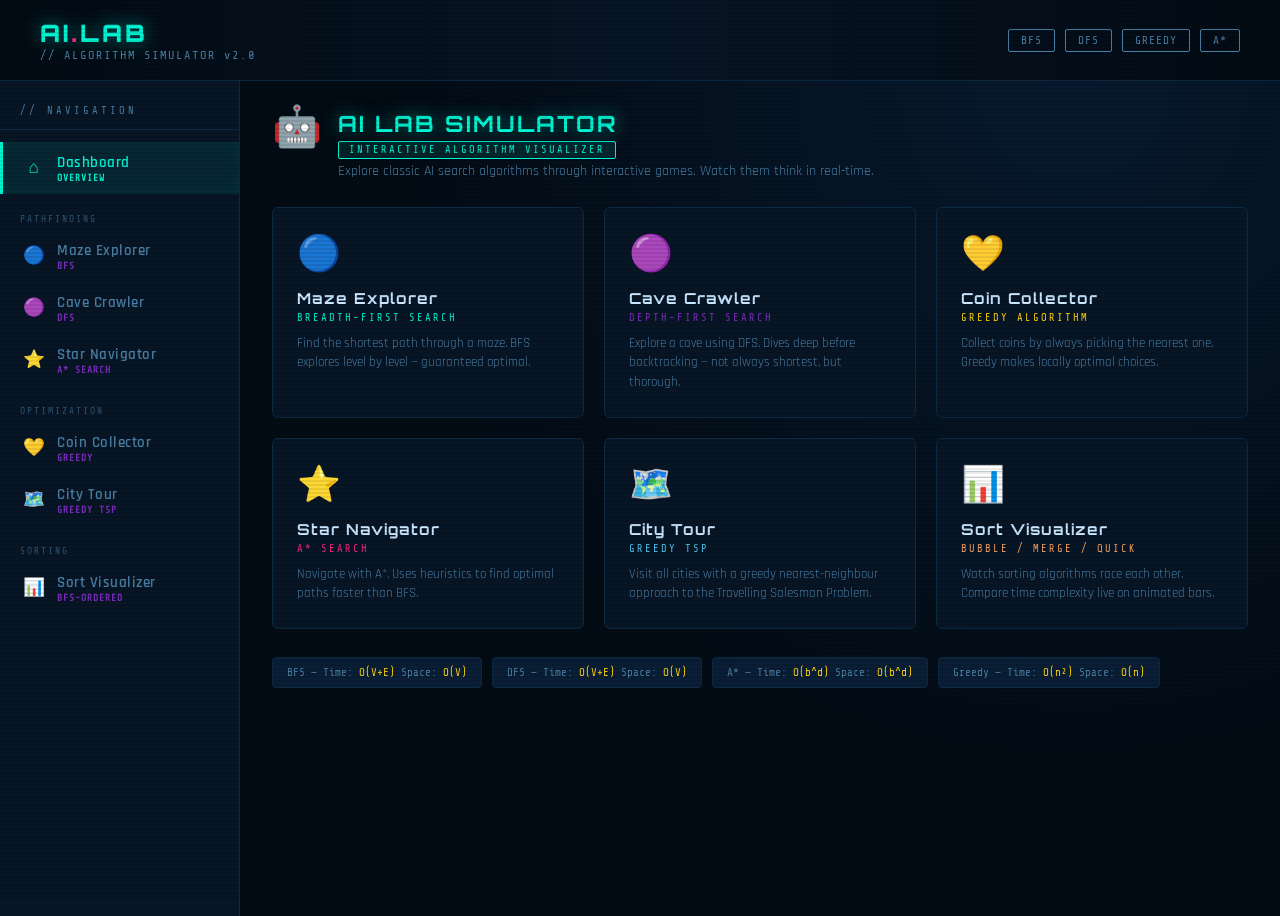
<file: aigame.html>
<!DOCTYPE html>
<html lang="en">
<head>
<meta charset="UTF-8">
<meta name="viewport" content="width=device-width, initial-scale=1.0">
<title>AI Lab Simulator</title>
<link href="https://fonts.googleapis.com/css2?family=Share+Tech+Mono&family=Orbitron:wght@400;700;900&family=Rajdhani:wght@300;400;600;700&display=swap" rel="stylesheet">
<style>
  :root {
    --bg: #030B14;
    --panel: #071525;
    --panel2: #0a1e35;
    --accent: #00F5D4;
    --accent2: #F72585;
    --accent3: #FFD60A;
    --accent4: #7B2FBE;
    --text: #C8E6FF;
    --dim: #4a7fa5;
    --grid: #0d2236;
    --glow: 0 0 18px rgba(0,245,212,0.5);
    --glow2: 0 0 18px rgba(247,37,133,0.5);
  }
  *, *::before, *::after { box-sizing: border-box; margin: 0; padding: 0; }
  body {
    background: var(--bg);
    color: var(--text);
    font-family: 'Rajdhani', sans-serif;
    min-height: 100vh;
    overflow-x: hidden;
  }

  /* SCANLINE OVERLAY */
  body::before {
    content: '';
    position: fixed;
    inset: 0;
    background: repeating-linear-gradient(0deg, transparent, transparent 2px, rgba(0,0,0,0.08) 2px, rgba(0,0,0,0.08) 4px);
    pointer-events: none;
    z-index: 9999;
  }

  /* HEADER */
  header {
    display: flex;
    align-items: center;
    justify-content: space-between;
    padding: 18px 40px;
    border-bottom: 1px solid #0d2a45;
    background: linear-gradient(90deg, #030B14 0%, #071525 50%, #030B14 100%);
    position: sticky;
    top: 0;
    z-index: 100;
  }
  .logo {
    font-family: 'Orbitron', monospace;
    font-size: 1.5rem;
    font-weight: 900;
    letter-spacing: 3px;
    color: var(--accent);
    text-shadow: var(--glow);
  }
  .logo span { color: var(--accent2); }
  .tagline {
    font-family: 'Share Tech Mono', monospace;
    font-size: 0.75rem;
    color: var(--dim);
    letter-spacing: 2px;
  }
  .header-badges {
    display: flex;
    gap: 10px;
  }
  .badge {
    padding: 4px 12px;
    border: 1px solid var(--dim);
    font-size: 0.7rem;
    font-family: 'Share Tech Mono', monospace;
    color: var(--dim);
    letter-spacing: 1px;
    border-radius: 2px;
  }

  /* MAIN LAYOUT */
  .shell {
    display: grid;
    grid-template-columns: 240px 1fr;
    min-height: calc(100vh - 65px);
  }

  /* SIDEBAR */
  .sidebar {
    background: var(--panel);
    border-right: 1px solid #0d2a45;
    padding: 24px 0;
    display: flex;
    flex-direction: column;
    gap: 4px;
  }
  .sidebar-title {
    font-family: 'Share Tech Mono', monospace;
    font-size: 0.65rem;
    color: var(--dim);
    letter-spacing: 3px;
    padding: 0 20px 12px;
    border-bottom: 1px solid #0d2a45;
    margin-bottom: 8px;
  }
  .nav-item {
    display: flex;
    align-items: center;
    gap: 12px;
    padding: 11px 20px;
    cursor: pointer;
    transition: all 0.2s;
    border-left: 3px solid transparent;
    font-size: 0.95rem;
    font-weight: 600;
    letter-spacing: 0.5px;
    color: var(--dim);
  }
  .nav-item:hover { background: rgba(0,245,212,0.05); color: var(--text); border-left-color: var(--accent); }
  .nav-item.active { background: rgba(0,245,212,0.08); color: var(--accent); border-left-color: var(--accent); box-shadow: inset 0 0 20px rgba(0,245,212,0.05); }
  .nav-icon { font-size: 1.1rem; width: 22px; text-align: center; }
  .nav-algo {
    font-family: 'Share Tech Mono', monospace;
    font-size: 0.6rem;
    color: var(--accent4);
    letter-spacing: 1px;
    margin-top: 1px;
  }
  .nav-item.active .nav-algo { color: var(--accent); }
  .nav-group { margin-top: 16px; }
  .nav-group-title {
    font-family: 'Share Tech Mono', monospace;
    font-size: 0.6rem;
    color: var(--dim);
    letter-spacing: 2px;
    padding: 0 20px 6px;
    opacity: 0.6;
  }

  /* CONTENT AREA */
  .content {
    padding: 28px 32px;
    overflow-y: auto;
    background: radial-gradient(ellipse at 80% 0%, #071a2e 0%, var(--bg) 60%);
  }

  /* SECTION HEADER */
  .section-header {
    display: flex;
    align-items: flex-start;
    gap: 16px;
    margin-bottom: 24px;
  }
  .section-icon {
    font-size: 2.5rem;
    line-height: 1;
  }
  .section-title {
    font-family: 'Orbitron', monospace;
    font-size: 1.4rem;
    font-weight: 700;
    color: var(--accent);
    text-shadow: var(--glow);
    letter-spacing: 2px;
  }
  .section-algo-badge {
    display: inline-block;
    background: rgba(0,245,212,0.1);
    border: 1px solid var(--accent);
    color: var(--accent);
    font-family: 'Share Tech Mono', monospace;
    font-size: 0.65rem;
    padding: 2px 10px;
    border-radius: 2px;
    letter-spacing: 2px;
    margin-top: 4px;
  }
  .section-desc {
    color: var(--dim);
    font-size: 0.9rem;
    margin-top: 2px;
    line-height: 1.5;
  }

  /* GAME PANELS */
  .game-panel {
    display: none;
    animation: fadeIn 0.3s ease;
  }
  .game-panel.active { display: block; }
  @keyframes fadeIn { from { opacity: 0; transform: translateY(8px); } to { opacity: 1; transform: translateY(0); } }

  /* CONTROLS BAR */
  .controls {
    display: flex;
    align-items: center;
    gap: 10px;
    margin-bottom: 20px;
    flex-wrap: wrap;
  }
  .btn {
    padding: 8px 20px;
    border: 1px solid var(--accent);
    background: transparent;
    color: var(--accent);
    font-family: 'Share Tech Mono', monospace;
    font-size: 0.75rem;
    letter-spacing: 1px;
    cursor: pointer;
    transition: all 0.2s;
    border-radius: 2px;
  }
  .btn:hover { background: rgba(0,245,212,0.15); box-shadow: var(--glow); }
  .btn.btn-danger { border-color: var(--accent2); color: var(--accent2); }
  .btn.btn-danger:hover { background: rgba(247,37,133,0.15); box-shadow: var(--glow2); }
  .btn.btn-warn { border-color: var(--accent3); color: var(--accent3); }
  .btn.btn-warn:hover { background: rgba(255,214,10,0.12); }
  .btn:disabled { opacity: 0.3; cursor: not-allowed; }

  .speed-label {
    font-family: 'Share Tech Mono', monospace;
    font-size: 0.7rem;
    color: var(--dim);
    letter-spacing: 1px;
  }
  input[type=range] {
    accent-color: var(--accent);
    width: 100px;
  }

  /* GRID / CANVAS AREA */
  .grid-wrap {
    background: var(--panel);
    border: 1px solid #0d2a45;
    border-radius: 4px;
    padding: 16px;
    display: inline-block;
    box-shadow: 0 0 40px rgba(0,0,0,0.5);
  }
  canvas {
    display: block;
    cursor: crosshair;
  }

  /* INFO PANEL */
  .info-row {
    display: flex;
    gap: 16px;
    margin-top: 16px;
    flex-wrap: wrap;
  }
  .info-card {
    background: var(--panel);
    border: 1px solid #0d2a45;
    border-radius: 4px;
    padding: 12px 18px;
    min-width: 130px;
  }
  .info-label {
    font-family: 'Share Tech Mono', monospace;
    font-size: 0.6rem;
    color: var(--dim);
    letter-spacing: 2px;
    margin-bottom: 4px;
  }
  .info-value {
    font-family: 'Orbitron', monospace;
    font-size: 1.2rem;
    font-weight: 700;
    color: var(--accent);
  }
  .info-value.red { color: var(--accent2); }
  .info-value.yellow { color: var(--accent3); }

  /* LOG */
  .log-panel {
    background: var(--panel);
    border: 1px solid #0d2a45;
    border-radius: 4px;
    padding: 12px;
    margin-top: 16px;
    height: 90px;
    overflow-y: auto;
    font-family: 'Share Tech Mono', monospace;
    font-size: 0.7rem;
    color: var(--dim);
    line-height: 1.8;
  }
  .log-panel .log-line { color: var(--accent); }
  .log-panel .log-done { color: var(--accent3); }
  .log-panel .log-err { color: var(--accent2); }

  /* LEGEND */
  .legend {
    display: flex;
    gap: 16px;
    flex-wrap: wrap;
    margin-bottom: 12px;
  }
  .legend-item {
    display: flex;
    align-items: center;
    gap: 6px;
    font-size: 0.78rem;
    color: var(--dim);
    font-family: 'Share Tech Mono', monospace;
  }
  .legend-box {
    width: 14px;
    height: 14px;
    border-radius: 2px;
    border: 1px solid rgba(255,255,255,0.1);
  }

  /* HOME DASHBOARD */
  .home-grid {
    display: grid;
    grid-template-columns: repeat(auto-fill, minmax(260px, 1fr));
    gap: 20px;
    margin-top: 24px;
  }
  .home-card {
    background: var(--panel);
    border: 1px solid #0d2a45;
    border-radius: 6px;
    padding: 24px;
    cursor: pointer;
    transition: all 0.25s;
    position: relative;
    overflow: hidden;
  }
  .home-card::before {
    content: '';
    position: absolute;
    top: 0; left: 0; right: 0;
    height: 2px;
    background: linear-gradient(90deg, transparent, var(--card-color), transparent);
    opacity: 0;
    transition: opacity 0.25s;
  }
  .home-card:hover { border-color: var(--card-color); transform: translateY(-2px); box-shadow: 0 8px 30px rgba(0,0,0,0.4); }
  .home-card:hover::before { opacity: 1; }
  .home-card-icon { font-size: 2.2rem; margin-bottom: 12px; }
  .home-card-title {
    font-family: 'Orbitron', monospace;
    font-size: 0.95rem;
    font-weight: 700;
    color: var(--text);
    letter-spacing: 1px;
    margin-bottom: 4px;
  }
  .home-card-algo {
    font-family: 'Share Tech Mono', monospace;
    font-size: 0.65rem;
    letter-spacing: 2px;
    margin-bottom: 10px;
  }
  .home-card-desc {
    font-size: 0.82rem;
    color: var(--dim);
    line-height: 1.5;
  }

  /* SCROLLBAR */
  ::-webkit-scrollbar { width: 5px; height: 5px; }
  ::-webkit-scrollbar-track { background: var(--panel); }
  ::-webkit-scrollbar-thumb { background: #0d2a45; border-radius: 3px; }

  /* MAZE INSTRUCTION */
  .instruction-box {
    background: rgba(0,245,212,0.04);
    border: 1px solid #0d3a55;
    border-radius: 4px;
    padding: 10px 14px;
    font-family: 'Share Tech Mono', monospace;
    font-size: 0.68rem;
    color: var(--dim);
    line-height: 1.8;
    margin-bottom: 14px;
    letter-spacing: 0.5px;
  }

  /* ALGO COMPLEXITY BOX */
  .complexity-box {
    display: flex;
    gap: 10px;
    margin-top: 12px;
    flex-wrap: wrap;
  }
  .complexity-item {
    background: var(--panel2);
    border: 1px solid #0d2a45;
    border-radius: 4px;
    padding: 8px 14px;
    font-family: 'Share Tech Mono', monospace;
    font-size: 0.68rem;
    color: var(--dim);
  }
  .complexity-item span { color: var(--accent3); }

  @media (max-width: 768px) {
    .shell { grid-template-columns: 1fr; }
    .sidebar { display: none; }
    header { padding: 12px 16px; }
    .content { padding: 16px; }
  }
</style>
</head>
<body>

<header>
  <div>
    <div class="logo">AI<span>.</span>LAB</div>
    <div class="tagline">// ALGORITHM SIMULATOR v2.0</div>
  </div>
  <div class="header-badges">
    <div class="badge">BFS</div>
    <div class="badge">DFS</div>
    <div class="badge">GREEDY</div>
    <div class="badge">A*</div>
  </div>
</header>

<div class="shell">
  <nav class="sidebar">
    <div class="sidebar-title">// NAVIGATION</div>
    <div class="nav-item active" onclick="showPanel('home')">
      <div class="nav-icon">⌂</div>
      <div>
        <div>Dashboard</div>
        <div class="nav-algo">OVERVIEW</div>
      </div>
    </div>
    <div class="nav-group">
      <div class="nav-group-title">PATHFINDING</div>
      <div class="nav-item" onclick="showPanel('bfs')">
        <div class="nav-icon">🔵</div>
        <div>
          <div>Maze Explorer</div>
          <div class="nav-algo">BFS</div>
        </div>
      </div>
      <div class="nav-item" onclick="showPanel('dfs')">
        <div class="nav-icon">🟣</div>
        <div>
          <div>Cave Crawler</div>
          <div class="nav-algo">DFS</div>
        </div>
      </div>
      <div class="nav-item" onclick="showPanel('astar')">
        <div class="nav-icon">⭐</div>
        <div>
          <div>Star Navigator</div>
          <div class="nav-algo">A* SEARCH</div>
        </div>
      </div>
    </div>
    <div class="nav-group">
      <div class="nav-group-title">OPTIMIZATION</div>
      <div class="nav-item" onclick="showPanel('greedy')">
        <div class="nav-icon">💛</div>
        <div>
          <div>Coin Collector</div>
          <div class="nav-algo">GREEDY</div>
        </div>
      </div>
      <div class="nav-item" onclick="showPanel('tsp')">
        <div class="nav-icon">🗺️</div>
        <div>
          <div>City Tour</div>
          <div class="nav-algo">GREEDY TSP</div>
        </div>
      </div>
    </div>
    <div class="nav-group">
      <div class="nav-group-title">SORTING</div>
      <div class="nav-item" onclick="showPanel('bsort')">
        <div class="nav-icon">📊</div>
        <div>
          <div>Sort Visualizer</div>
          <div class="nav-algo">BFS-ORDERED</div>
        </div>
      </div>
    </div>
  </nav>

  <main class="content">

    <!-- HOME -->
    <div class="game-panel active" id="panel-home">
      <div class="section-header">
        <div class="section-icon">🤖</div>
        <div>
          <div class="section-title">AI LAB SIMULATOR</div>
          <div class="section-algo-badge">INTERACTIVE ALGORITHM VISUALIZER</div>
          <div class="section-desc">Explore classic AI search algorithms through interactive games. Watch them think in real-time.</div>
        </div>
      </div>
      <div class="home-grid">
        <div class="home-card" style="--card-color:#00F5D4" onclick="showPanel('bfs')">
          <div class="home-card-icon">🔵</div>
          <div class="home-card-title">Maze Explorer</div>
          <div class="home-card-algo" style="color:#00F5D4">BREADTH-FIRST SEARCH</div>
          <div class="home-card-desc">Find the shortest path through a maze. BFS explores level by level — guaranteed optimal.</div>
        </div>
        <div class="home-card" style="--card-color:#7B2FBE" onclick="showPanel('dfs')">
          <div class="home-card-icon">🟣</div>
          <div class="home-card-title">Cave Crawler</div>
          <div class="home-card-algo" style="color:#7B2FBE">DEPTH-FIRST SEARCH</div>
          <div class="home-card-desc">Explore a cave using DFS. Dives deep before backtracking — not always shortest, but thorough.</div>
        </div>
        <div class="home-card" style="--card-color:#FFD60A" onclick="showPanel('greedy')">
          <div class="home-card-icon">💛</div>
          <div class="home-card-title">Coin Collector</div>
          <div class="home-card-algo" style="color:#FFD60A">GREEDY ALGORITHM</div>
          <div class="home-card-desc">Collect coins by always picking the nearest one. Greedy makes locally optimal choices.</div>
        </div>
        <div class="home-card" style="--card-color:#F72585" onclick="showPanel('astar')">
          <div class="home-card-icon">⭐</div>
          <div class="home-card-title">Star Navigator</div>
          <div class="home-card-algo" style="color:#F72585">A* SEARCH</div>
          <div class="home-card-desc">Navigate with A*. Uses heuristics to find optimal paths faster than BFS.</div>
        </div>
        <div class="home-card" style="--card-color:#4CC9F0" onclick="showPanel('tsp')">
          <div class="home-card-icon">🗺️</div>
          <div class="home-card-title">City Tour</div>
          <div class="home-card-algo" style="color:#4CC9F0">GREEDY TSP</div>
          <div class="home-card-desc">Visit all cities with a greedy nearest-neighbour approach to the Travelling Salesman Problem.</div>
        </div>
        <div class="home-card" style="--card-color:#F4A261" onclick="showPanel('bsort')">
          <div class="home-card-icon">📊</div>
          <div class="home-card-title">Sort Visualizer</div>
          <div class="home-card-algo" style="color:#F4A261">BUBBLE / MERGE / QUICK</div>
          <div class="home-card-desc">Watch sorting algorithms race each other. Compare time complexity live on animated bars.</div>
        </div>
      </div>
      <div class="complexity-box" style="margin-top:28px">
        <div class="complexity-item">BFS — Time: <span>O(V+E)</span> Space: <span>O(V)</span></div>
        <div class="complexity-item">DFS — Time: <span>O(V+E)</span> Space: <span>O(V)</span></div>
        <div class="complexity-item">A*  — Time: <span>O(b^d)</span> Space: <span>O(b^d)</span></div>
        <div class="complexity-item">Greedy — Time: <span>O(n²)</span> Space: <span>O(n)</span></div>
      </div>
    </div>

    <!-- BFS -->
    <div class="game-panel" id="panel-bfs">
      <div class="section-header">
        <div class="section-icon">🔵</div>
        <div>
          <div class="section-title">Maze Explorer</div>
          <div class="section-algo-badge">BREADTH-FIRST SEARCH</div>
          <div class="section-desc">BFS explores all neighbors at depth d before going to depth d+1. Guaranteed shortest path.</div>
        </div>
      </div>
      <div class="instruction-box">
        LEFT-CLICK to place/remove walls &nbsp;|&nbsp; RIGHT-CLICK drag to erase &nbsp;|&nbsp;
        Green = Start &nbsp;|&nbsp; Red = End &nbsp;|&nbsp; Press GENERATE for random maze &nbsp;|&nbsp; Press RUN to solve
      </div>
      <div class="controls">
        <button class="btn" id="bfs-run" onclick="bfsRun()">▶ RUN BFS</button>
        <button class="btn btn-warn" onclick="bfsGenMaze()">⚙ GENERATE MAZE</button>
        <button class="btn btn-danger" onclick="bfsClear()">✕ CLEAR</button>
        <div class="speed-label">SPEED</div>
        <input type="range" id="bfs-speed" min="10" max="200" value="60">
      </div>
      <div class="legend">
        <div class="legend-item"><div class="legend-box" style="background:#0a2a1a;border-color:#1a4030"></div>Empty</div>
        <div class="legend-item"><div class="legend-box" style="background:#1a2e42"></div>Wall</div>
        <div class="legend-item"><div class="legend-box" style="background:#00C851"></div>Start</div>
        <div class="legend-item"><div class="legend-box" style="background:#F72585"></div>End</div>
        <div class="legend-item"><div class="legend-box" style="background:#1a4050"></div>Visited</div>
        <div class="legend-item"><div class="legend-box" style="background:#00F5D4"></div>Path</div>
      </div>
      <div class="grid-wrap">
        <canvas id="bfs-canvas" width="560" height="420"></canvas>
      </div>
      <div class="info-row">
        <div class="info-card"><div class="info-label">NODES VISITED</div><div class="info-value" id="bfs-visited">0</div></div>
        <div class="info-card"><div class="info-label">PATH LENGTH</div><div class="info-value" id="bfs-pathlen">—</div></div>
        <div class="info-card"><div class="info-label">QUEUE SIZE</div><div class="info-value yellow" id="bfs-queue">0</div></div>
        <div class="info-card"><div class="info-label">STATUS</div><div class="info-value red" id="bfs-status">IDLE</div></div>
      </div>
      <div class="log-panel" id="bfs-log">// BFS ready. Place walls, then press RUN.</div>
    </div>

    <!-- DFS -->
    <div class="game-panel" id="panel-dfs">
      <div class="section-header">
        <div class="section-icon">🟣</div>
        <div>
          <div class="section-title">Cave Crawler</div>
          <div class="section-algo-badge">DEPTH-FIRST SEARCH</div>
          <div class="section-desc">DFS dives as deep as possible before backtracking. Uses a stack — explores one branch completely.</div>
        </div>
      </div>
      <div class="instruction-box">
        LEFT-CLICK to place/remove walls &nbsp;|&nbsp; Press GENERATE for random maze &nbsp;|&nbsp; Watch DFS backtrack in real-time
      </div>
      <div class="controls">
        <button class="btn" id="dfs-run" onclick="dfsRun()">▶ RUN DFS</button>
        <button class="btn btn-warn" onclick="dfsGenMaze()">⚙ GENERATE MAZE</button>
        <button class="btn btn-danger" onclick="dfsClear()">✕ CLEAR</button>
        <div class="speed-label">SPEED</div>
        <input type="range" id="dfs-speed" min="10" max="200" value="60">
      </div>
      <div class="legend">
        <div class="legend-item"><div class="legend-box" style="background:#0a2a1a;border-color:#1a4030"></div>Empty</div>
        <div class="legend-item"><div class="legend-box" style="background:#1a2e42"></div>Wall</div>
        <div class="legend-item"><div class="legend-box" style="background:#00C851"></div>Start</div>
        <div class="legend-item"><div class="legend-box" style="background:#F72585"></div>End</div>
        <div class="legend-item"><div class="legend-box" style="background:#2a1a4a"></div>Visited</div>
        <div class="legend-item"><div class="legend-box" style="background:#7B2FBE"></div>Path</div>
        <div class="legend-item"><div class="legend-box" style="background:#4a1a1a"></div>Backtrack</div>
      </div>
      <div class="grid-wrap">
        <canvas id="dfs-canvas" width="560" height="420"></canvas>
      </div>
      <div class="info-row">
        <div class="info-card"><div class="info-label">NODES VISITED</div><div class="info-value" id="dfs-visited">0</div></div>
        <div class="info-card"><div class="info-label">PATH LENGTH</div><div class="info-value" id="dfs-pathlen">—</div></div>
        <div class="info-card"><div class="info-label">STACK DEPTH</div><div class="info-value yellow" id="dfs-stack">0</div></div>
        <div class="info-card"><div class="info-label">BACKTRACKS</div><div class="info-value red" id="dfs-back">0</div></div>
      </div>
      <div class="log-panel" id="dfs-log">// DFS ready. Place walls, then press RUN.</div>
    </div>

    <!-- A* -->
    <div class="game-panel" id="panel-astar">
      <div class="section-header">
        <div class="section-icon">⭐</div>
        <div>
          <div class="section-title">Star Navigator</div>
          <div class="section-algo-badge">A* SEARCH ALGORITHM</div>
          <div class="section-desc">A* uses f(n) = g(n) + h(n). Combines actual cost + heuristic estimate to goal. Optimal & efficient.</div>
        </div>
      </div>
      <div class="instruction-box">
        LEFT-CLICK to toggle walls &nbsp;|&nbsp; See f-score heat map as A* explores &nbsp;|&nbsp; Compares explored nodes vs BFS
      </div>
      <div class="controls">
        <button class="btn" id="astar-run" onclick="astarRun()">▶ RUN A*</button>
        <button class="btn btn-warn" onclick="astarGenMaze()">⚙ GENERATE MAZE</button>
        <button class="btn btn-danger" onclick="astarClear()">✕ CLEAR</button>
        <select id="astar-heuristic" style="background:var(--panel);color:var(--dim);border:1px solid var(--dim);padding:6px 10px;font-family:'Share Tech Mono',monospace;font-size:0.7rem;border-radius:2px;">
          <option value="manhattan">MANHATTAN</option>
          <option value="euclidean">EUCLIDEAN</option>
          <option value="chebyshev">CHEBYSHEV</option>
        </select>
        <div class="speed-label">SPEED</div>
        <input type="range" id="astar-speed" min="10" max="200" value="80">
      </div>
      <div class="legend">
        <div class="legend-item"><div class="legend-box" style="background:#1a2e42"></div>Wall</div>
        <div class="legend-item"><div class="legend-box" style="background:#00C851"></div>Start</div>
        <div class="legend-item"><div class="legend-box" style="background:#F72585"></div>End</div>
        <div class="legend-item"><div class="legend-box" style="background:#1a2a3a"></div>Open Set</div>
        <div class="legend-item"><div class="legend-box" style="background:#0f1f2f"></div>Closed Set</div>
        <div class="legend-item"><div class="legend-box" style="background:#F72585"></div>Path</div>
      </div>
      <div class="grid-wrap">
        <canvas id="astar-canvas" width="560" height="420"></canvas>
      </div>
      <div class="info-row">
        <div class="info-card"><div class="info-label">OPEN SET</div><div class="info-value" id="astar-open">0</div></div>
        <div class="info-card"><div class="info-label">CLOSED SET</div><div class="info-value" id="astar-closed">0</div></div>
        <div class="info-card"><div class="info-label">PATH LENGTH</div><div class="info-value yellow" id="astar-pathlen">—</div></div>
        <div class="info-card"><div class="info-label">F-SCORE BEST</div><div class="info-value red" id="astar-fscore">—</div></div>
      </div>
      <div class="log-panel" id="astar-log">// A* ready. f(n) = g(n) + h(n)</div>
    </div>

    <!-- GREEDY COIN -->
    <div class="game-panel" id="panel-greedy">
      <div class="section-header">
        <div class="section-icon">💛</div>
        <div>
          <div class="section-title">Coin Collector</div>
          <div class="section-algo-badge">GREEDY ALGORITHM</div>
          <div class="section-desc">Always picks the nearest coin. Greedy is fast but may not find the global optimum.</div>
        </div>
      </div>
      <div class="instruction-box">
        Click GENERATE to scatter coins &nbsp;|&nbsp; Run GREEDY to watch the agent collect them in greedy order &nbsp;|&nbsp; Compare with optimal
      </div>
      <div class="controls">
        <button class="btn" onclick="greedyGen()">⚙ GENERATE COINS</button>
        <button class="btn" id="greedy-run" onclick="greedyRun()">▶ RUN GREEDY</button>
        <button class="btn btn-danger" onclick="greedyClear()">✕ RESET</button>
        <div class="speed-label">COINS</div>
        <input type="range" id="greedy-count" min="5" max="25" value="12">
        <div class="speed-label">SPEED</div>
        <input type="range" id="greedy-speed" min="100" max="800" value="350">
      </div>
      <div class="grid-wrap">
        <canvas id="greedy-canvas" width="560" height="420"></canvas>
      </div>
      <div class="info-row">
        <div class="info-card"><div class="info-label">COINS LEFT</div><div class="info-value" id="greedy-left">0</div></div>
        <div class="info-card"><div class="info-label">TOTAL DIST</div><div class="info-value yellow" id="greedy-dist">0</div></div>
        <div class="info-card"><div class="info-label">COINS COLLECTED</div><div class="info-value red" id="greedy-collected">0</div></div>
        <div class="info-card"><div class="info-label">EFFICIENCY</div><div class="info-value" id="greedy-eff">—</div></div>
      </div>
      <div class="log-panel" id="greedy-log">// Greedy ready. Always picks the nearest coin.</div>
    </div>

    <!-- TSP -->
    <div class="game-panel" id="panel-tsp">
      <div class="section-header">
        <div class="section-icon">🗺️</div>
        <div>
          <div class="section-title">City Tour — TSP</div>
          <div class="section-algo-badge">GREEDY NEAREST NEIGHBOUR TSP</div>
          <div class="section-desc">Travelling Salesman Problem solved greedily: always go to the nearest unvisited city.</div>
        </div>
      </div>
      <div class="instruction-box">
        LEFT-CLICK to place cities &nbsp;|&nbsp; Press RUN to solve with Greedy Nearest Neighbour &nbsp;|&nbsp; Watch tour build edge by edge
      </div>
      <div class="controls">
        <button class="btn" onclick="tspGenCities()">⚙ RANDOM CITIES</button>
        <button class="btn" id="tsp-run" onclick="tspRun()">▶ SOLVE TSP</button>
        <button class="btn btn-danger" onclick="tspClear()">✕ CLEAR</button>
        <div class="speed-label">CITIES</div>
        <input type="range" id="tsp-count" min="5" max="20" value="10">
      </div>
      <div class="grid-wrap">
        <canvas id="tsp-canvas" width="560" height="420"></canvas>
      </div>
      <div class="info-row">
        <div class="info-card"><div class="info-label">CITIES</div><div class="info-value" id="tsp-cities">0</div></div>
        <div class="info-card"><div class="info-label">TOUR LENGTH</div><div class="info-value yellow" id="tsp-tour">—</div></div>
        <div class="info-card"><div class="info-label">CURRENT CITY</div><div class="info-value red" id="tsp-cur">—</div></div>
      </div>
      <div class="log-panel" id="tsp-log">// TSP Greedy NN: always visit nearest unvisited city.</div>
    </div>

    <!-- SORT VIZ -->
    <div class="game-panel" id="panel-bsort">
      <div class="section-header">
        <div class="section-icon">📊</div>
        <div>
          <div class="section-title">Sort Visualizer</div>
          <div class="section-algo-badge">BUBBLE / INSERTION / MERGE / QUICK SORT</div>
          <div class="section-desc">Watch sorting algorithms animate on randomized bars. Compare comparisons and swaps.</div>
        </div>
      </div>
      <div class="controls">
        <select id="sort-algo" style="background:var(--panel);color:var(--accent);border:1px solid var(--accent);padding:8px 14px;font-family:'Share Tech Mono',monospace;font-size:0.75rem;border-radius:2px;">
          <option value="bubble">BUBBLE SORT</option>
          <option value="insertion">INSERTION SORT</option>
          <option value="merge">MERGE SORT</option>
          <option value="quick">QUICK SORT</option>
          <option value="selection">SELECTION SORT</option>
        </select>
        <button class="btn" onclick="sortGen()">⚙ RANDOMIZE</button>
        <button class="btn" id="sort-run" onclick="sortRun()">▶ SORT</button>
        <button class="btn btn-danger" onclick="sortStop()">■ STOP</button>
        <div class="speed-label">SIZE</div>
        <input type="range" id="sort-size" min="10" max="80" value="40">
        <div class="speed-label">SPEED</div>
        <input type="range" id="sort-speed" min="5" max="100" value="40">
      </div>
      <div class="grid-wrap" style="width:100%;max-width:600px;">
        <canvas id="sort-canvas" width="560" height="300"></canvas>
      </div>
      <div class="info-row">
        <div class="info-card"><div class="info-label">COMPARISONS</div><div class="info-value" id="sort-comps">0</div></div>
        <div class="info-card"><div class="info-label">SWAPS</div><div class="info-value yellow" id="sort-swaps">0</div></div>
        <div class="info-card"><div class="info-label">ARRAY SIZE</div><div class="info-value" id="sort-size-val">40</div></div>
        <div class="info-card"><div class="info-label">STATUS</div><div class="info-value red" id="sort-status">IDLE</div></div>
      </div>
      <div class="complexity-box">
        <div class="complexity-item" id="sort-complexity">Time: <span>O(n²)</span> &nbsp; Space: <span>O(1)</span></div>
      </div>
    </div>

  </main>
</div>

<script>
/* ===================== NAVIGATION ===================== */
function showPanel(id) {
  document.querySelectorAll('.game-panel').forEach(p => p.classList.remove('active'));
  document.querySelectorAll('.nav-item').forEach(n => n.classList.remove('active'));
  document.getElementById('panel-' + id).classList.add('active');
  const items = document.querySelectorAll('.nav-item');
  items.forEach(item => {
    if (item.getAttribute('onclick') && item.getAttribute('onclick').includes("'" + id + "'")) {
      item.classList.add('active');
    }
  });
  if (id === 'bfs' && !bfsGrid) bfsInit();
  if (id === 'dfs' && !dfsGrid) dfsInit();
  if (id === 'astar' && !astarGrid) astarInit();
  if (id === 'greedy') greedyInit();
  if (id === 'tsp') tspInit();
  if (id === 'bsort') { sortInit(); sortGen(); }
}

/* ===================== GRID UTILS ===================== */
const CELL = 20;
function makeGrid(cols, rows) {
  return Array.from({length: rows}, () => Array(cols).fill(0));
}

/* ===================== BFS ===================== */
let bfsGrid, bfsCols, bfsRows, bfsRunning = false, bfsAnimId;
const bfsCanvas = document.getElementById('bfs-canvas');
const bfsCtx = bfsCanvas.getContext('2d');
let bfsStart, bfsEnd;
function bfsInit() {
  bfsCols = Math.floor(bfsCanvas.width / CELL);
  bfsRows = Math.floor(bfsCanvas.height / CELL);
  bfsGrid = makeGrid(bfsCols, bfsRows);
  bfsStart = [1, 1]; bfsEnd = [bfsRows - 2, bfsCols - 2];
  bfsDraw();
  bfsLog('// BFS ready. Click to draw walls.');
}
function bfsDraw() {
  bfsCtx.clearRect(0, 0, bfsCanvas.width, bfsCanvas.height);
  for (let r = 0; r < bfsRows; r++) for (let c = 0; c < bfsCols; c++) {
    const v = bfsGrid[r][c];
    let color = '#0a1a2a';
    if (v === 1) color = '#1a2e42';
    else if (v === 2) color = '#0d3048'; // visited
    else if (v === 3) color = '#00F5D4'; // path
    if (r === bfsStart[0] && c === bfsStart[1]) color = '#00C851';
    if (r === bfsEnd[0] && c === bfsEnd[1]) color = '#F72585';
    bfsCtx.fillStyle = color;
    bfsCtx.fillRect(c * CELL + 1, r * CELL + 1, CELL - 2, CELL - 2);
  }
}
function bfsLog(msg, cls='') {
  const l = document.getElementById('bfs-log');
  l.innerHTML += `<div class="${cls}">${msg}</div>`;
  l.scrollTop = l.scrollHeight;
}
let bfsDrawing = false, bfsErasing = false;
bfsCanvas.addEventListener('mousedown', e => {
  if (bfsRunning) return;
  const r = Math.floor(e.offsetY / CELL), c = Math.floor(e.offsetX / CELL);
  if (!bfsGrid) return;
  if ((r===bfsStart[0]&&c===bfsStart[1])||(r===bfsEnd[0]&&c===bfsEnd[1])) return;
  bfsDrawing = true;
  bfsErasing = bfsGrid[r][c] === 1;
  bfsGrid[r][c] = bfsErasing ? 0 : 1;
  bfsDraw();
});
bfsCanvas.addEventListener('mousemove', e => {
  if (!bfsDrawing || bfsRunning) return;
  const r = Math.floor(e.offsetY / CELL), c = Math.floor(e.offsetX / CELL);
  if (r<0||r>=bfsRows||c<0||c>=bfsCols) return;
  if ((r===bfsStart[0]&&c===bfsStart[1])||(r===bfsEnd[0]&&c===bfsEnd[1])) return;
  bfsGrid[r][c] = bfsErasing ? 0 : 1;
  bfsDraw();
});
bfsCanvas.addEventListener('mouseup', () => { bfsDrawing = false; });
bfsCanvas.addEventListener('contextmenu', e => { e.preventDefault(); });

function bfsGenMaze() {
  if (bfsRunning) return;
  bfsGrid = makeGrid(bfsCols, bfsRows);
  for (let r = 0; r < bfsRows; r++) for (let c = 0; c < bfsCols; c++) {
    if (r===0||r===bfsRows-1||c===0||c===bfsCols-1) { bfsGrid[r][c]=1; continue; }
    bfsGrid[r][c] = Math.random() < 0.3 ? 1 : 0;
  }
  bfsGrid[bfsStart[0]][bfsStart[1]] = 0;
  bfsGrid[bfsEnd[0]][bfsEnd[1]] = 0;
  bfsDraw();
}

function bfsClear() {
  bfsRunning = false;
  cancelAnimationFrame(bfsAnimId);
  bfsGrid = makeGrid(bfsCols, bfsRows);
  bfsDraw();
  document.getElementById('bfs-visited').textContent = '0';
  document.getElementById('bfs-pathlen').textContent = '—';
  document.getElementById('bfs-queue').textContent = '0';
  document.getElementById('bfs-status').textContent = 'IDLE';
}

async function bfsRun() {
  if (bfsRunning) return;
  bfsRunning = true;
  const visited = new Set(), parent = {}, queue = [];
  const key = (r,c) => r+','+c;
  // reset visited cells
  for(let r=0;r<bfsRows;r++) for(let c=0;c<bfsCols;c++) if(bfsGrid[r][c]===2||bfsGrid[r][c]===3) bfsGrid[r][c]=0;
  queue.push(bfsStart);
  visited.add(key(...bfsStart));
  let found = false, visitedCount = 0;
  document.getElementById('bfs-status').textContent = 'RUNNING';
  const dirs = [[-1,0],[1,0],[0,-1],[0,1]];
  const getSpeed = () => 210 - parseInt(document.getElementById('bfs-speed').value);

  while (queue.length && bfsRunning) {
    const [r, c] = queue.shift();
    visitedCount++;
    document.getElementById('bfs-visited').textContent = visitedCount;
    document.getElementById('bfs-queue').textContent = queue.length;
    if (!(r===bfsStart[0]&&c===bfsStart[1]) && !(r===bfsEnd[0]&&c===bfsEnd[1])) {
      bfsGrid[r][c] = 2;
    }
    bfsDraw();
    await sleep(getSpeed());
    if (r===bfsEnd[0]&&c===bfsEnd[1]) { found=true; break; }
    for (const [dr,dc] of dirs) {
      const nr=r+dr, nc=c+dc;
      const k=key(nr,nc);
      if (nr>=0&&nr<bfsRows&&nc>=0&&nc<bfsCols&&!visited.has(k)&&bfsGrid[nr][nc]!==1) {
        visited.add(k); queue.push([nr,nc]);
        parent[k] = [r,c];
      }
    }
  }
  if (found) {
    let cur = bfsEnd;
    let pathLen = 0;
    while (!(cur[0]===bfsStart[0]&&cur[1]===bfsStart[1])) {
      if (!(cur[0]===bfsEnd[0]&&cur[1]===bfsEnd[1])) bfsGrid[cur[0]][cur[1]] = 3;
      cur = parent[key(...cur)]; pathLen++;
    }
    bfsDraw();
    document.getElementById('bfs-pathlen').textContent = pathLen;
    document.getElementById('bfs-status').textContent = 'FOUND!';
    bfsLog(`// Path found! Length: ${pathLen} | Visited: ${visitedCount}`, 'log-done');
  } else {
    document.getElementById('bfs-status').textContent = 'NO PATH';
    bfsLog('// No path found!', 'log-err');
  }
  bfsRunning = false;
}

/* ===================== DFS ===================== */
let dfsGrid, dfsCols, dfsRows, dfsRunning=false;
const dfsCanvas = document.getElementById('dfs-canvas');
const dfsCtx = dfsCanvas.getContext('2d');
let dfsStart, dfsEnd;
function dfsInit() {
  dfsCols = Math.floor(dfsCanvas.width / CELL);
  dfsRows = Math.floor(dfsCanvas.height / CELL);
  dfsGrid = makeGrid(dfsCols, dfsRows);
  dfsStart = [1,1]; dfsEnd = [dfsRows-2, dfsCols-2];
  dfsDraw();
}
function dfsDraw() {
  dfsCtx.clearRect(0,0,dfsCanvas.width,dfsCanvas.height);
  for(let r=0;r<dfsRows;r++) for(let c=0;c<dfsCols;c++) {
    const v = dfsGrid[r][c];
    let color = '#0a1a2a';
    if (v===1) color='#1a2e42';
    else if (v===2) color='#1a0f30';
    else if (v===3) color='#7B2FBE';
    else if (v===4) color='#2a0808';
    if (r===dfsStart[0]&&c===dfsStart[1]) color='#00C851';
    if (r===dfsEnd[0]&&c===dfsEnd[1]) color='#F72585';
    dfsCtx.fillStyle=color;
    dfsCtx.fillRect(c*CELL+1,r*CELL+1,CELL-2,CELL-2);
  }
}
let dfsDrawing=false, dfsErasing=false;
dfsCanvas.addEventListener('mousedown',e=>{
  if(dfsRunning)return;
  const r=Math.floor(e.offsetY/CELL),c=Math.floor(e.offsetX/CELL);
  if(!dfsGrid)return;
  if((r===dfsStart[0]&&c===dfsStart[1])||(r===dfsEnd[0]&&c===dfsEnd[1]))return;
  dfsDrawing=true; dfsErasing=dfsGrid[r][c]===1;
  dfsGrid[r][c]=dfsErasing?0:1; dfsDraw();
});
dfsCanvas.addEventListener('mousemove',e=>{
  if(!dfsDrawing||dfsRunning)return;
  const r=Math.floor(e.offsetY/CELL),c=Math.floor(e.offsetX/CELL);
  if(r<0||r>=dfsRows||c<0||c>=dfsCols)return;
  if((r===dfsStart[0]&&c===dfsStart[1])||(r===dfsEnd[0]&&c===dfsEnd[1]))return;
  dfsGrid[r][c]=dfsErasing?0:1; dfsDraw();
});
dfsCanvas.addEventListener('mouseup',()=>{dfsDrawing=false;});
dfsCanvas.addEventListener('contextmenu',e=>e.preventDefault());

function dfsGenMaze() {
  if(dfsRunning)return;
  dfsGrid=makeGrid(dfsCols,dfsRows);
  for(let r=0;r<dfsRows;r++) for(let c=0;c<dfsCols;c++){
    if(r===0||r===dfsRows-1||c===0||c===dfsCols-1){dfsGrid[r][c]=1;continue;}
    dfsGrid[r][c]=Math.random()<0.3?1:0;
  }
  dfsGrid[dfsStart[0]][dfsStart[1]]=0;
  dfsGrid[dfsEnd[0]][dfsEnd[1]]=0;
  dfsDraw();
}
function dfsClear() {
  dfsRunning=false;
  dfsGrid=makeGrid(dfsCols,dfsRows);
  dfsDraw();
  document.getElementById('dfs-visited').textContent='0';
  document.getElementById('dfs-pathlen').textContent='—';
  document.getElementById('dfs-stack').textContent='0';
  document.getElementById('dfs-back').textContent='0';
}
function dfsLog(msg,cls=''){
  const l=document.getElementById('dfs-log');
  l.innerHTML+=`<div class="${cls}">${msg}</div>`; l.scrollTop=l.scrollHeight;
}
async function dfsRun() {
  if(dfsRunning)return;
  dfsRunning=true;
  for(let r=0;r<dfsRows;r++) for(let c=0;c<dfsCols;c++) if(dfsGrid[r][c]>=2)dfsGrid[r][c]=0;
  const visited=new Set(), parent={};
  const key=(r,c)=>r+','+c;
  const stack=[[...dfsStart]];
  let found=false, visitedCount=0, backtracks=0;
  const dirs=[[-1,0],[1,0],[0,-1],[0,1]];
  const getSpeed=()=>210-parseInt(document.getElementById('dfs-speed').value);

  while(stack.length&&dfsRunning){
    const [r,c]=stack[stack.length-1];
    const k=key(r,c);
    if(!visited.has(k)){
      visited.add(k); visitedCount++;
      document.getElementById('dfs-visited').textContent=visitedCount;
      document.getElementById('dfs-stack').textContent=stack.length;
      if(!(r===dfsStart[0]&&c===dfsStart[1])&&!(r===dfsEnd[0]&&c===dfsEnd[1]))dfsGrid[r][c]=2;
      dfsDraw(); await sleep(getSpeed());
      if(r===dfsEnd[0]&&c===dfsEnd[1]){found=true;break;}
    }
    let pushed=false;
    for(const [dr,dc] of dirs){
      const nr=r+dr,nc=c+dc;
      if(nr>=0&&nr<dfsRows&&nc>=0&&nc<dfsCols&&!visited.has(key(nr,nc))&&dfsGrid[nr][nc]!==1){
        parent[key(nr,nc)]=[r,c];
        stack.push([nr,nc]); pushed=true; break;
      }
    }
    if(!pushed){stack.pop(); backtracks++; document.getElementById('dfs-back').textContent=backtracks;}
  }
  if(found){
    let cur=bfsEnd||dfsEnd; let pathLen=0;
    while(!(cur[0]===dfsStart[0]&&cur[1]===dfsStart[1])){
      if(!(cur[0]===dfsEnd[0]&&cur[1]===dfsEnd[1]))dfsGrid[cur[0]][cur[1]]=3;
      cur=parent[key(...cur)]; pathLen++;
    }
    dfsDraw();
    document.getElementById('dfs-pathlen').textContent=pathLen;
    dfsLog(`// Path found! Length: ${pathLen} | Visited: ${visitedCount}`, 'log-done');
  } else {
    dfsLog('// No path found!','log-err');
  }
  dfsRunning=false;
}

/* ===================== A* ===================== */
let astarGrid, astarCols, astarRows, astarRunning=false;
const astarCanvas=document.getElementById('astar-canvas');
const astarCtx=astarCanvas.getContext('2d');
let astarStart, astarEnd;
function astarInit(){
  astarCols=Math.floor(astarCanvas.width/CELL);
  astarRows=Math.floor(astarCanvas.height/CELL);
  astarGrid=makeGrid(astarCols,astarRows);
  astarStart=[1,1]; astarEnd=[astarRows-2,astarCols-2];
  astarDraw();
}
function heuristic(r1,c1,r2,c2){
  const h=document.getElementById('astar-heuristic').value;
  if(h==='euclidean') return Math.sqrt((r1-r2)**2+(c1-c2)**2);
  if(h==='chebyshev') return Math.max(Math.abs(r1-r2),Math.abs(c1-c2));
  return Math.abs(r1-r2)+Math.abs(c1-c2); // manhattan
}
function astarDraw(openSet=new Set(),closedSet=new Set(),fScores={}){
  astarCtx.clearRect(0,0,astarCanvas.width,astarCanvas.height);
  for(let r=0;r<astarRows;r++) for(let c=0;c<astarCols;c++){
    const v=astarGrid[r][c];
    const k=r+','+c;
    let color='#0a1a2a';
    if(v===1) color='#1a2e42';
    else if(closedSet.has(k)) color='#0d1e30';
    else if(openSet.has(k)){
      const f=fScores[k]||0;
      const maxF=30; const t=Math.min(f/maxF,1);
      const r1=Math.floor(13+t*30), g1=Math.floor(32+t*20), b1=Math.floor(48+t*30);
      color=`rgb(${r1},${g1},${b1})`;
    }
    else if(v===3) color='#F72585';
    if(r===astarStart[0]&&c===astarStart[1]) color='#00C851';
    if(r===astarEnd[0]&&c===astarEnd[1]) color='#F72585';
    astarCtx.fillStyle=color;
    astarCtx.fillRect(c*CELL+1,r*CELL+1,CELL-2,CELL-2);
  }
}
let astarDrawing=false,astarErasing=false;
astarCanvas.addEventListener('mousedown',e=>{
  if(astarRunning)return;
  const r=Math.floor(e.offsetY/CELL),c=Math.floor(e.offsetX/CELL);
  if(!astarGrid)return;
  if((r===astarStart[0]&&c===astarStart[1])||(r===astarEnd[0]&&c===astarEnd[1]))return;
  astarDrawing=true; astarErasing=astarGrid[r][c]===1;
  astarGrid[r][c]=astarErasing?0:1; astarDraw();
});
astarCanvas.addEventListener('mousemove',e=>{
  if(!astarDrawing||astarRunning)return;
  const r=Math.floor(e.offsetY/CELL),c=Math.floor(e.offsetX/CELL);
  if(r<0||r>=astarRows||c<0||c>=astarCols)return;
  if((r===astarStart[0]&&c===astarStart[1])||(r===astarEnd[0]&&c===astarEnd[1]))return;
  astarGrid[r][c]=astarErasing?0:1; astarDraw();
});
astarCanvas.addEventListener('mouseup',()=>{astarDrawing=false;});
astarCanvas.addEventListener('contextmenu',e=>e.preventDefault());

function astarGenMaze(){
  if(astarRunning)return;
  astarGrid=makeGrid(astarCols,astarRows);
  for(let r=0;r<astarRows;r++) for(let c=0;c<astarCols;c++){
    if(r===0||r===astarRows-1||c===0||c===astarCols-1){astarGrid[r][c]=1;continue;}
    astarGrid[r][c]=Math.random()<0.3?1:0;
  }
  astarGrid[astarStart[0]][astarStart[1]]=0;
  astarGrid[astarEnd[0]][astarEnd[1]]=0;
  astarDraw();
}
function astarClear(){
  astarRunning=false;
  astarGrid=makeGrid(astarCols,astarRows);
  astarDraw();
  ['astar-open','astar-closed','astar-pathlen','astar-fscore'].forEach(id=>{
    document.getElementById(id).textContent=id.includes('len')||id.includes('score')?'—':'0';
  });
}
function astarLog(msg,cls=''){
  const l=document.getElementById('astar-log');
  l.innerHTML+=`<div class="${cls}">${msg}</div>`; l.scrollTop=l.scrollHeight;
}
async function astarRun(){
  if(astarRunning)return;
  astarRunning=true;
  for(let r=0;r<astarRows;r++) for(let c=0;c<astarCols;c++) if(astarGrid[r][c]===3)astarGrid[r][c]=0;
  const key=(r,c)=>r+','+c;
  const gScore={}, fScore={}, parent={};
  const openSet=new Set(), closedSet=new Set();
  const openList=[];
  gScore[key(...astarStart)]=0;
  fScore[key(...astarStart)]=heuristic(...astarStart,...astarEnd);
  openSet.add(key(...astarStart));
  openList.push([...astarStart]);
  const dirs=[[-1,0],[1,0],[0,-1],[0,1]];
  const getSpeed=()=>210-parseInt(document.getElementById('astar-speed').value);
  let found=false;

  while(openList.length&&astarRunning){
    openList.sort((a,b)=>(fScore[key(...a)]||Infinity)-(fScore[key(...b)]||Infinity));
    const cur=openList.shift();
    const ck=key(...cur);
    openSet.delete(ck); closedSet.add(ck);
    document.getElementById('astar-open').textContent=openSet.size;
    document.getElementById('astar-closed').textContent=closedSet.size;
    document.getElementById('astar-fscore').textContent=(fScore[ck]||0).toFixed(1);
    astarDraw(openSet,closedSet,fScore);
    await sleep(getSpeed());
    if(cur[0]===astarEnd[0]&&cur[1]===astarEnd[1]){found=true;break;}
    for(const [dr,dc] of dirs){
      const nr=cur[0]+dr, nc=cur[1]+dc;
      const nk=key(nr,nc);
      if(nr<0||nr>=astarRows||nc<0||nc>=astarCols||astarGrid[nr][nc]===1||closedSet.has(nk))continue;
      const tentG=(gScore[ck]||0)+1;
      if(tentG<(gScore[nk]||Infinity)){
        parent[nk]=cur;
        gScore[nk]=tentG;
        fScore[nk]=tentG+heuristic(nr,nc,...astarEnd);
        if(!openSet.has(nk)){openSet.add(nk);openList.push([nr,nc]);}
      }
    }
  }
  if(found){
    let cur=astarEnd; let pathLen=0;
    while(!(cur[0]===astarStart[0]&&cur[1]===astarStart[1])){
      if(!(cur[0]===astarEnd[0]&&cur[1]===astarEnd[1]))astarGrid[cur[0]][cur[1]]=3;
      cur=parent[key(...cur)]; pathLen++;
    }
    astarDraw(new Set(),closedSet);
    document.getElementById('astar-pathlen').textContent=pathLen;
    astarLog(`// Path found! Length: ${pathLen} | Explored: ${closedSet.size}`,'log-done');
  } else {
    astarLog('// No path found!','log-err');
  }
  astarRunning=false;
}

/* ===================== GREEDY COIN ===================== */
let coins=[], agentPos=null, greedyRunning=false, totalDist=0;
const greedyCanvas=document.getElementById('greedy-canvas');
const greedyCtx=greedyCanvas.getContext('2d');

function greedyInit() { greedyGen(); }
function greedyGen(){
  greedyRunning=false;
  const count=parseInt(document.getElementById('greedy-count').value);
  coins=[];
  for(let i=0;i<count;i++) coins.push({x:40+Math.random()*(greedyCanvas.width-80),y:40+Math.random()*(greedyCanvas.height-80),collected:false});
  agentPos={x:greedyCanvas.width/2,y:greedyCanvas.height/2};
  totalDist=0;
  greedyDraw();
  document.getElementById('greedy-left').textContent=coins.length;
  document.getElementById('greedy-collected').textContent='0';
  document.getElementById('greedy-dist').textContent='0';
  document.getElementById('greedy-eff').textContent='—';
  document.getElementById('greedy-log').innerHTML='// Greedy ready. Always picks nearest coin.';
}
function greedyClear(){ greedyGen(); }
function greedyDraw(pathLine=null){
  greedyCtx.clearRect(0,0,greedyCanvas.width,greedyCanvas.height);
  // grid dots
  greedyCtx.fillStyle='#0d2236';
  for(let x=0;x<greedyCanvas.width;x+=20) for(let y=0;y<greedyCanvas.height;y+=20)
    greedyCtx.fillRect(x,y,1,1);
  // path line
  if(pathLine){
    greedyCtx.strokeStyle='rgba(255,214,10,0.3)';
    greedyCtx.lineWidth=1.5;
    greedyCtx.setLineDash([4,4]);
    greedyCtx.beginPath();
    pathLine.forEach((p,i)=>i===0?greedyCtx.moveTo(p.x,p.y):greedyCtx.lineTo(p.x,p.y));
    greedyCtx.stroke();
    greedyCtx.setLineDash([]);
  }
  // coins
  coins.forEach((c,i)=>{
    if(c.collected){ greedyCtx.fillStyle='#1a2e42'; greedyCtx.beginPath(); greedyCtx.arc(c.x,c.y,8,0,Math.PI*2); greedyCtx.fill(); return; }
    greedyCtx.shadowColor='#FFD60A'; greedyCtx.shadowBlur=10;
    greedyCtx.fillStyle='#FFD60A';
    greedyCtx.beginPath(); greedyCtx.arc(c.x,c.y,9,0,Math.PI*2); greedyCtx.fill();
    greedyCtx.shadowBlur=0;
    greedyCtx.fillStyle='#030B14';
    greedyCtx.font='bold 10px monospace';
    greedyCtx.textAlign='center'; greedyCtx.textBaseline='middle';
    greedyCtx.fillText(i+1,c.x,c.y);
  });
  // agent
  if(agentPos){
    greedyCtx.shadowColor='#00F5D4'; greedyCtx.shadowBlur=15;
    greedyCtx.fillStyle='#00F5D4';
    greedyCtx.beginPath(); greedyCtx.arc(agentPos.x,agentPos.y,12,0,Math.PI*2); greedyCtx.fill();
    greedyCtx.strokeStyle='#030B14'; greedyCtx.lineWidth=2;
    greedyCtx.beginPath(); greedyCtx.arc(agentPos.x,agentPos.y,12,0,Math.PI*2); greedyCtx.stroke();
    greedyCtx.shadowBlur=0;
    greedyCtx.fillStyle='#030B14';
    greedyCtx.font='bold 9px monospace'; greedyCtx.textAlign='center'; greedyCtx.textBaseline='middle';
    greedyCtx.fillText('AI',agentPos.x,agentPos.y);
  }
}
function dist(a,b){ return Math.sqrt((a.x-b.x)**2+(a.y-b.y)**2); }
function greedyLog(msg,cls=''){
  const l=document.getElementById('greedy-log');
  l.innerHTML+=`<div class="${cls}">${msg}</div>`; l.scrollTop=l.scrollHeight;
}
async function greedyRun(){
  if(greedyRunning)return;
  greedyRunning=true;
  let collected=0;
  const path=[{...agentPos}];
  const getSpeed=()=>900-parseInt(document.getElementById('greedy-speed').value);
  while(collected<coins.length&&greedyRunning){
    let nearest=null, nearestDist=Infinity;
    coins.forEach(c=>{ if(!c.collected){ const d=dist(agentPos,c); if(d<nearestDist){nearestDist=d;nearest=c;} } });
    if(!nearest)break;
    const steps=30;
    for(let i=0;i<=steps;i++){
      agentPos={x:agentPos.x+(nearest.x-agentPos.x)/steps, y:agentPos.y+(nearest.y-agentPos.y)/steps};
      path.push({...agentPos});
      greedyDraw(path);
      await sleep(getSpeed()/steps);
    }
    nearest.collected=true;
    totalDist+=nearestDist;
    collected++;
    document.getElementById('greedy-left').textContent=coins.length-collected;
    document.getElementById('greedy-collected').textContent=collected;
    document.getElementById('greedy-dist').textContent=Math.round(totalDist);
    document.getElementById('greedy-eff').textContent=(totalDist/collected).toFixed(1);
    greedyLog(`// Collected coin ${collected}. Distance: ${Math.round(nearestDist)}`,'log-line');
  }
  greedyLog('// All coins collected!','log-done');
  greedyRunning=false;
}

/* ===================== TSP ===================== */
let tspCities=[], tspRunning=false;
const tspCanvas=document.getElementById('tsp-canvas');
const tspCtx=tspCanvas.getContext('2d');
function tspInit(){ tspCities=[]; tspDraw(); }
function tspGenCities(){
  tspRunning=false;
  const count=parseInt(document.getElementById('tsp-count').value);
  tspCities=[];
  for(let i=0;i<count;i++) tspCities.push({x:40+Math.random()*(tspCanvas.width-80),y:40+Math.random()*(tspCanvas.height-80),visited:false,id:i});
  tspDraw();
  document.getElementById('tsp-cities').textContent=count;
  document.getElementById('tsp-tour').textContent='—';
  document.getElementById('tsp-cur').textContent='—';
  document.getElementById('tsp-log').innerHTML='// TSP ready. Press SOLVE TSP.';
}
function tspClear(){tspRunning=false;tspCities=[];tspDraw();}
function tspDraw(tour=[],curIdx=-1){
  tspCtx.clearRect(0,0,tspCanvas.width,tspCanvas.height);
  for(let x=0;x<tspCanvas.width;x+=20) for(let y=0;y<tspCanvas.height;y+=20){
    tspCtx.fillStyle='#0d2236'; tspCtx.fillRect(x,y,1,1);
  }
  if(tour.length>1){
    tspCtx.strokeStyle='rgba(76,201,240,0.5)'; tspCtx.lineWidth=2;
    tspCtx.beginPath();
    tour.forEach((c,i)=>i===0?tspCtx.moveTo(c.x,c.y):tspCtx.lineTo(c.x,c.y));
    if(tour.length===tspCities.length) tspCtx.lineTo(tour[0].x,tour[0].y);
    tspCtx.stroke();
  }
  tspCities.forEach((c,i)=>{
    const isCur=i===curIdx;
    tspCtx.shadowColor=isCur?'#FFD60A':'#4CC9F0'; tspCtx.shadowBlur=isCur?20:8;
    tspCtx.fillStyle=c.visited?'#4CC9F0':'#1a3a5a';
    tspCtx.beginPath(); tspCtx.arc(c.x,c.y,isCur?14:10,0,Math.PI*2); tspCtx.fill();
    tspCtx.shadowBlur=0;
    tspCtx.fillStyle='#030B14';
    tspCtx.font=`bold ${isCur?10:9}px monospace`; tspCtx.textAlign='center'; tspCtx.textBaseline='middle';
    tspCtx.fillText(i,c.x,c.y);
  });
}
function tspLog(msg,cls=''){
  const l=document.getElementById('tsp-log');
  l.innerHTML+=`<div class="${cls}">${msg}</div>`; l.scrollTop=l.scrollHeight;
}
async function tspRun(){
  if(tspRunning||tspCities.length<2)return;
  tspRunning=true;
  tspCities.forEach(c=>c.visited=false);
  let cur=0, totalDist=0, tour=[tspCities[0]];
  tspCities[0].visited=true;
  document.getElementById('tsp-cur').textContent=0;
  for(let step=1;step<tspCities.length&&tspRunning;step++){
    let nearest=null, nearestDist=Infinity, nearestIdx=-1;
    tspCities.forEach((c,i)=>{
      if(!c.visited){ const d=dist(tspCities[cur],c); if(d<nearestDist){nearestDist=d;nearest=c;nearestIdx=i;} }
    });
    totalDist+=nearestDist;
    nearest.visited=true;
    tour.push(nearest);
    cur=nearestIdx;
    document.getElementById('tsp-cur').textContent=nearestIdx;
    document.getElementById('tsp-tour').textContent=Math.round(totalDist);
    tspDraw(tour,nearestIdx);
    tspLog(`// → City ${nearestIdx} (dist: ${Math.round(nearestDist)})`,'log-line');
    await sleep(400);
  }
  totalDist+=dist(tspCities[cur],tspCities[0]);
  document.getElementById('tsp-tour').textContent=Math.round(totalDist);
  tspDraw(tour,-1);
  tspLog(`// Tour complete! Total: ${Math.round(totalDist)}`,'log-done');
  tspRunning=false;
}
tspCanvas.addEventListener('click',e=>{
  if(tspRunning)return;
  tspCities.push({x:e.offsetX,y:e.offsetY,visited:false,id:tspCities.length});
  document.getElementById('tsp-cities').textContent=tspCities.length;
  tspDraw();
});

/* ===================== SORT VISUALIZER ===================== */
let sortArr=[], sortRunning=false, sortStopFlag=false;
let sortComps=0, sortSwaps=0;
const sortCanvas=document.getElementById('sort-canvas');
const sortCtx=sortCanvas.getContext('2d');
let sortHighlight=[];

function sortInit(){}
function sortGen(){
  sortStopFlag=true; sortRunning=false;
  const size=parseInt(document.getElementById('sort-size').value);
  document.getElementById('sort-size-val').textContent=size;
  sortArr=Array.from({length:size},()=>Math.floor(Math.random()*250)+10);
  sortComps=0; sortSwaps=0;
  sortHighlight=[];
  sortDraw([],[]);
  document.getElementById('sort-comps').textContent='0';
  document.getElementById('sort-swaps').textContent='0';
  document.getElementById('sort-status').textContent='IDLE';
}
function sortStop(){sortStopFlag=true;sortRunning=false;document.getElementById('sort-status').textContent='STOPPED';}
function sortDraw(active=[],sorted=[]){
  const W=sortCanvas.width, H=sortCanvas.height;
  sortCtx.clearRect(0,0,W,H);
  const n=sortArr.length;
  const barW=W/n;
  sortArr.forEach((v,i)=>{
    const h=Math.floor((v/260)*H);
    let color='#1a4060';
    if(active.includes(i)) color='#F72585';
    else if(sorted.includes(i)) color='#00F5D4';
    sortCtx.fillStyle=color;
    sortCtx.fillRect(i*barW+0.5,H-h,barW-1,h);
  });
}

function sortUpdateInfo(){
  document.getElementById('sort-comps').textContent=sortComps;
  document.getElementById('sort-swaps').textContent=sortSwaps;
}

const complexities = {
  bubble: 'Time: <span>O(n²)</span> &nbsp; Space: <span>O(1)</span>',
  insertion: 'Time: <span>O(n²)</span> &nbsp; Space: <span>O(1)</span>',
  selection: 'Time: <span>O(n²)</span> &nbsp; Space: <span>O(1)</span>',
  merge: 'Time: <span>O(n log n)</span> &nbsp; Space: <span>O(n)</span>',
  quick: 'Time: <span>O(n log n)</span> avg &nbsp; Space: <span>O(log n)</span>',
};

async function sortRun(){
  if(sortRunning)return;
  sortRunning=true; sortStopFlag=false;
  sortComps=0; sortSwaps=0;
  document.getElementById('sort-status').textContent='RUNNING';
  const algo=document.getElementById('sort-algo').value;
  document.getElementById('sort-complexity').innerHTML=complexities[algo];
  const delay=()=>sleep(105-parseInt(document.getElementById('sort-speed').value));

  if(algo==='bubble') await bubbleSort(delay);
  else if(algo==='insertion') await insertionSort(delay);
  else if(algo==='selection') await selectionSort(delay);
  else if(algo==='merge') { await mergeSort(sortArr,0,sortArr.length-1,delay); sortDraw([],sortArr.map((_,i)=>i)); }
  else if(algo==='quick') { await quickSort(sortArr,0,sortArr.length-1,delay); sortDraw([],sortArr.map((_,i)=>i)); }

  if(!sortStopFlag){ document.getElementById('sort-status').textContent='DONE ✓'; sortDraw([],sortArr.map((_,i)=>i)); }
  sortRunning=false;
}

async function bubbleSort(delay){
  const n=sortArr.length;
  for(let i=0;i<n&&!sortStopFlag;i++){
    for(let j=0;j<n-i-1&&!sortStopFlag;j++){
      sortComps++;
      if(sortArr[j]>sortArr[j+1]){
        [sortArr[j],sortArr[j+1]]=[sortArr[j+1],sortArr[j]]; sortSwaps++;
      }
      sortDraw([j,j+1],sortArr.slice(n-i).map((_,k)=>n-i+k));
      sortUpdateInfo(); await delay();
    }
  }
}
async function insertionSort(delay){
  const n=sortArr.length;
  for(let i=1;i<n&&!sortStopFlag;i++){
    const key=sortArr[i]; let j=i-1;
    while(j>=0&&!sortStopFlag&&sortArr[j]>key){
      sortComps++; sortArr[j+1]=sortArr[j]; j--; sortSwaps++;
      sortDraw([j+1,i],[]); sortUpdateInfo(); await delay();
    }
    sortArr[j+1]=key;
    sortDraw([j+1],[]); sortUpdateInfo(); await delay();
  }
}
async function selectionSort(delay){
  const n=sortArr.length;
  for(let i=0;i<n&&!sortStopFlag;i++){
    let minIdx=i;
    for(let j=i+1;j<n&&!sortStopFlag;j++){
      sortComps++;
      if(sortArr[j]<sortArr[minIdx]) minIdx=j;
      sortDraw([i,j,minIdx],sortArr.slice(0,i).map((_,k)=>k)); sortUpdateInfo(); await delay();
    }
    if(minIdx!==i){[sortArr[i],sortArr[minIdx]]=[sortArr[minIdx],sortArr[i]];sortSwaps++;}
  }
}
async function mergeSort(arr,l,r,delay){
  if(l>=r||sortStopFlag)return;
  const m=Math.floor((l+r)/2);
  await mergeSort(arr,l,m,delay);
  await mergeSort(arr,m+1,r,delay);
  const left=arr.slice(l,m+1),right=arr.slice(m+1,r+1);
  let i=0,j=0,k=l;
  while(i<left.length&&j<right.length&&!sortStopFlag){
    sortComps++;
    arr[k++]=left[i]<=right[j]?left[i++]:right[j++]; sortSwaps++;
    sortDraw([k-1,l,r],[]); sortUpdateInfo(); await delay();
  }
  while(i<left.length&&!sortStopFlag){arr[k++]=left[i++];sortDraw([k-1],[]); await delay();}
  while(j<right.length&&!sortStopFlag){arr[k++]=right[j++];sortDraw([k-1],[]); await delay();}
}
async function quickSort(arr,low,high,delay){
  if(low>=high||sortStopFlag)return;
  const pivot=arr[high]; let i=low-1;
  for(let j=low;j<high&&!sortStopFlag;j++){
    sortComps++;
    if(arr[j]<=pivot){i++;[arr[i],arr[j]]=[arr[j],arr[i]];sortSwaps++;sortDraw([i,j,high],[]);sortUpdateInfo();await delay();}
    else{sortDraw([j,high],[]);sortUpdateInfo();await delay();}
  }
  [arr[i+1],arr[high]]=[arr[high],arr[i+1]]; sortSwaps++;
  const pi=i+1;
  await quickSort(arr,low,pi-1,delay);
  await quickSort(arr,pi+1,high,delay);
}

/* ===================== UTILS ===================== */
function sleep(ms){ return new Promise(r=>setTimeout(r,ms)); }

/* ===================== INIT ===================== */
window.addEventListener('load',()=>{
  bfsInit(); dfsInit(); astarInit(); greedyInit(); tspInit(); sortInit(); sortGen();
});

document.getElementById('sort-size').addEventListener('input',function(){
  document.getElementById('sort-size-val').textContent=this.value;
  if(!sortRunning)sortGen();
});
</script>
</body>
</html>
</file>
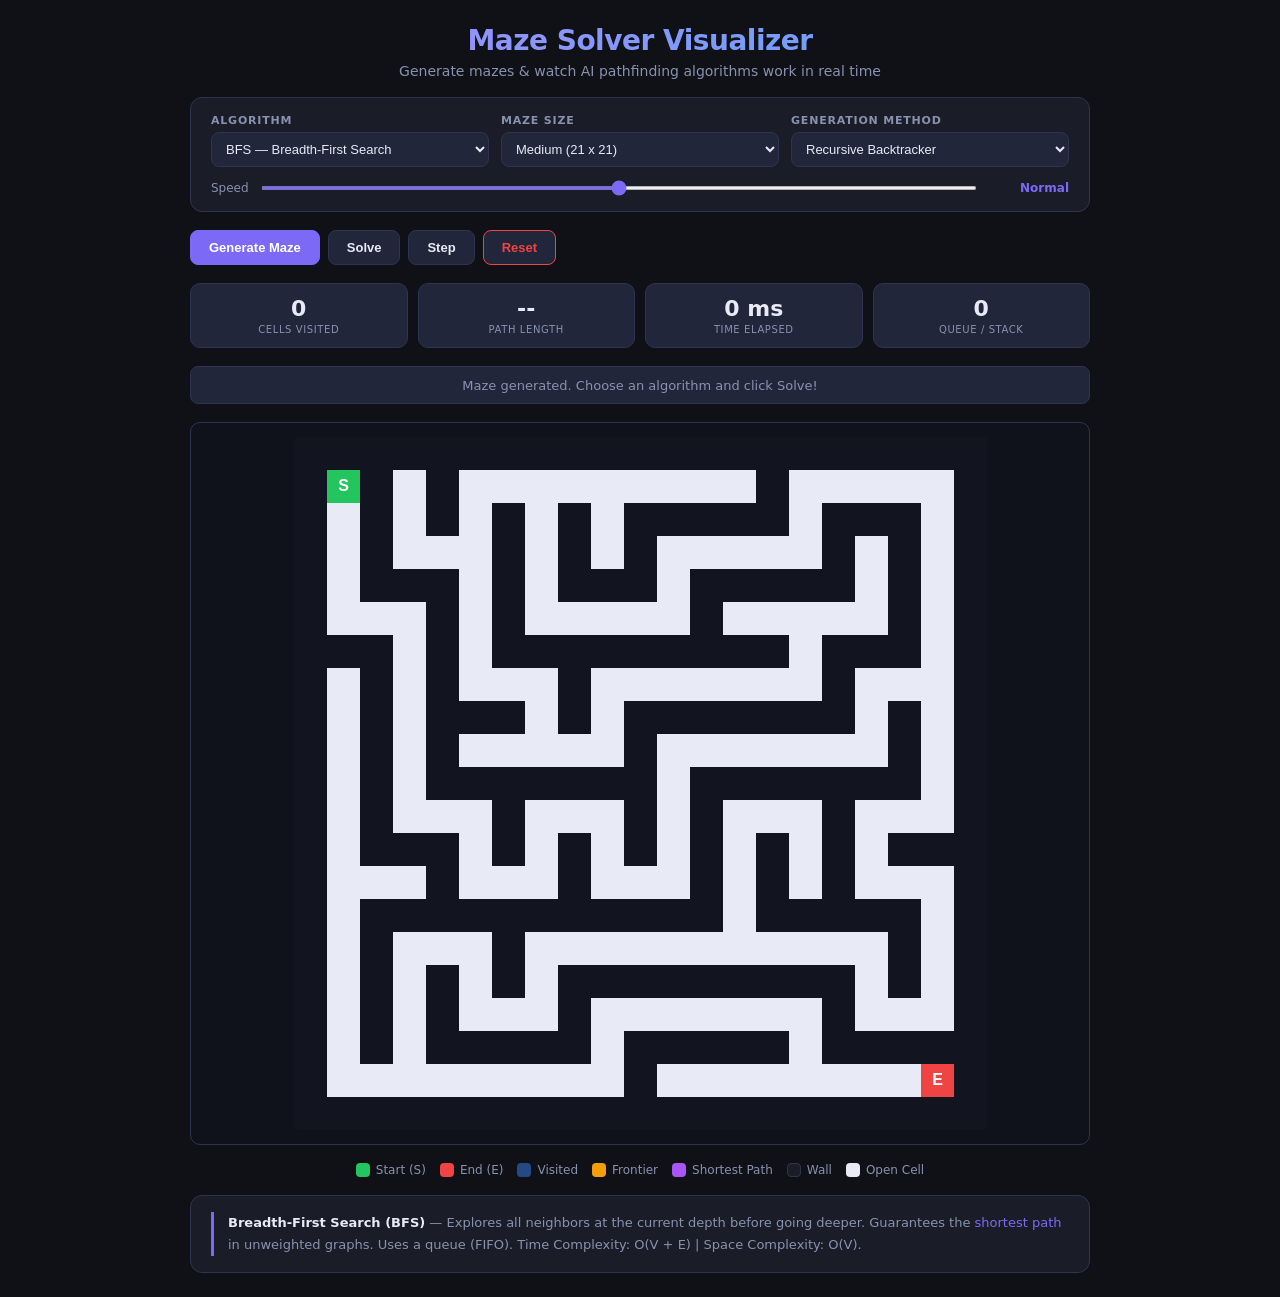
<file: maze_solver_visualizer.html>
<!DOCTYPE html>
<html lang="en">
<head>
  <meta charset="UTF-8" />
  <meta name="viewport" content="width=device-width, initial-scale=1.0"/>
  <title>Maze Solver Visualizer</title>
  <style>
    *, *::before, *::after { box-sizing: border-box; margin: 0; padding: 0; }

    :root {
      --bg:       #0f1117;
      --surface:  #1a1d27;
      --surface2: #22263a;
      --border:   #2e3350;
      --text:     #e8eaf6;
      --muted:    #8892b0;
      --accent:   #7c6af7;
      --green:    #22c55e;
      --red:      #ef4444;
      --blue:     #3b82f6;
      --amber:    #f59e0b;
      --purple:   #a855f7;
    }

    body {
      background: var(--bg);
      color: var(--text);
      font-family: 'Segoe UI', system-ui, sans-serif;
      min-height: 100vh;
      display: flex;
      justify-content: center;
      padding: 24px 16px;
    }

    .container {
      width: 100%;
      max-width: 900px;
      display: flex;
      flex-direction: column;
      gap: 18px;
    }

    /* Header */
    .header { text-align: center; }
    .header h1 {
      font-size: 28px;
      font-weight: 700;
      letter-spacing: -0.5px;
      background: linear-gradient(135deg, #a78bfa, #60a5fa);
      -webkit-background-clip: text;
      -webkit-text-fill-color: transparent;
      background-clip: text;
    }
    .header p { font-size: 14px; color: var(--muted); margin-top: 6px; }

    /* Cards */
    .card {
      background: var(--surface);
      border: 1px solid var(--border);
      border-radius: 12px;
      padding: 16px 20px;
    }

    /* Controls Grid */
    .controls-grid {
      display: grid;
      grid-template-columns: repeat(auto-fit, minmax(160px, 1fr));
      gap: 12px;
    }

    .ctrl { display: flex; flex-direction: column; gap: 5px; }
    .ctrl label {
      font-size: 11px;
      color: var(--muted);
      text-transform: uppercase;
      letter-spacing: 0.8px;
      font-weight: 600;
    }

    select {
      background: var(--surface2);
      border: 1px solid var(--border);
      color: var(--text);
      font-size: 13px;
      padding: 8px 10px;
      border-radius: 8px;
      cursor: pointer;
      outline: none;
      transition: border-color .2s;
    }
    select:hover, select:focus { border-color: var(--accent); }

    /* Speed slider */
    .speed-row { display: flex; align-items: center; gap: 12px; }
    .speed-row label { font-size: 12px; color: var(--muted); white-space: nowrap; }
    .speed-row input[type=range] { flex: 1; accent-color: var(--accent); height: 4px; cursor: pointer; }
    .speed-row .speed-tag { font-size: 12px; color: var(--accent); font-weight: 600; min-width: 80px; text-align: right; }

    /* Buttons */
    .btn-row { display: flex; flex-wrap: wrap; gap: 8px; align-items: center; }

    button {
      padding: 9px 18px;
      font-size: 13px;
      font-weight: 600;
      border-radius: 8px;
      border: 1px solid var(--border);
      background: var(--surface2);
      color: var(--text);
      cursor: pointer;
      transition: all .15s;
      white-space: nowrap;
    }
    button:hover:not(:disabled) { background: var(--surface); border-color: var(--accent); color: var(--accent); }
    button:active:not(:disabled) { transform: scale(0.97); }
    button:disabled { opacity: 0.35; cursor: not-allowed; }

    button.primary { background: var(--accent); border-color: var(--accent); color: #fff; }
    button.primary:hover:not(:disabled) { background: #6b5af0; border-color: #6b5af0; color: #fff; }
    button.danger { border-color: #ef4444; color: #ef4444; }
    button.danger:hover:not(:disabled) { background: rgba(239,68,68,0.1); }

    /* Stats */
    .stats-grid { display: grid; grid-template-columns: repeat(4, 1fr); gap: 10px; }
    .stat {
      background: var(--surface2); border: 1px solid var(--border);
      border-radius: 10px; padding: 12px 10px; text-align: center;
    }
    .stat .val { font-size: 22px; font-weight: 700; color: var(--text); font-variant-numeric: tabular-nums; }
    .stat .lbl { font-size: 10px; color: var(--muted); text-transform: uppercase; letter-spacing: 0.6px; margin-top: 3px; }

    /* Canvas */
    .canvas-wrap {
      display: flex; justify-content: center;
      background: #10121b; border-radius: 10px;
      border: 1px solid var(--border); padding: 14px; overflow: auto;
    }
    canvas { display: block; image-rendering: pixelated; border-radius: 4px; }

    /* Legend */
    .legend { display: flex; flex-wrap: wrap; gap: 14px; justify-content: center; }
    .legend-item { display: flex; align-items: center; gap: 6px; font-size: 12px; color: var(--muted); }
    .legend-dot { width: 14px; height: 14px; border-radius: 4px; flex-shrink: 0; }

    /* Algo Info */
    .algo-info {
      font-size: 13px; color: var(--muted); line-height: 1.7;
      border-left: 3px solid var(--accent); padding-left: 14px;
    }
    .algo-info strong { color: var(--text); font-weight: 600; }
    .algo-info em { color: var(--accent); font-style: normal; font-weight: 500; }

    /* Status Bar */
    .status-bar {
      text-align: center; font-size: 13px; color: var(--muted);
      padding: 8px; border-radius: 8px;
      background: var(--surface2); border: 1px solid var(--border);
      min-height: 38px; display: flex; align-items: center; justify-content: center;
      transition: color .3s;
    }
    .status-bar.success { color: var(--green); border-color: #22c55e44; }
    .status-bar.solving { color: var(--blue);  border-color: #3b82f644; }
    .status-bar.fail    { color: var(--red);   border-color: #ef444444; }

    @media (max-width: 500px) {
      .stats-grid { grid-template-columns: repeat(2, 1fr); }
      .header h1  { font-size: 22px; }
    }
  </style>
</head>
<body>
<div class="container">

  <div class="header">
    <h1>Maze Solver Visualizer</h1>
    <p>Generate mazes &amp; watch AI pathfinding algorithms work in real time</p>
  </div>

  <div class="card">
    <div class="controls-grid">
      <div class="ctrl">
        <label>Algorithm</label>
        <select id="algo">
          <option value="bfs">BFS — Breadth-First Search</option>
          <option value="dfs">DFS — Depth-First Search</option>
          <option value="astar">A* — A-Star Search</option>
          <option value="dijkstra">Dijkstra's Algorithm</option>
          <option value="greedy">Greedy Best-First</option>
        </select>
      </div>
      <div class="ctrl">
        <label>Maze Size</label>
        <select id="mazeSize">
          <option value="15">Small  (15 x 15)</option>
          <option value="21" selected>Medium (21 x 21)</option>
          <option value="31">Large  (31 x 31)</option>
          <option value="41">X-Large (41 x 41)</option>
        </select>
      </div>
      <div class="ctrl">
        <label>Generation Method</label>
        <select id="genAlgo">
          <option value="recursive">Recursive Backtracker</option>
          <option value="prims">Prim's Algorithm</option>
          <option value="kruskal">Kruskal's Algorithm</option>
        </select>
      </div>
    </div>
    <div style="margin-top:14px;">
      <div class="speed-row">
        <label>Speed</label>
        <input type="range" id="speed" min="1" max="5" value="3">
        <span class="speed-tag" id="speedLabel">Normal</span>
      </div>
    </div>
  </div>

  <div class="btn-row">
    <button class="primary" id="btnGenerate">Generate Maze</button>
    <button id="btnSolve"  disabled>Solve</button>
    <button id="btnStep"   disabled>Step</button>
    <button id="btnReset"  class="danger" disabled>Reset</button>
  </div>

  <div class="stats-grid">
    <div class="stat"><div class="val" id="statVisited">0</div><div class="lbl">Cells Visited</div></div>
    <div class="stat"><div class="val" id="statPath">--</div><div class="lbl">Path Length</div></div>
    <div class="stat"><div class="val" id="statTime">0 ms</div><div class="lbl">Time Elapsed</div></div>
    <div class="stat"><div class="val" id="statQueue">0</div><div class="lbl">Queue / Stack</div></div>
  </div>

  <div class="status-bar" id="statusBar">Generate a maze to begin.</div>

  <div class="canvas-wrap">
    <canvas id="mazeCanvas"></canvas>
  </div>

  <div class="legend">
    <div class="legend-item"><div class="legend-dot" style="background:#22c55e"></div>Start (S)</div>
    <div class="legend-item"><div class="legend-dot" style="background:#ef4444"></div>End (E)</div>
    <div class="legend-item"><div class="legend-dot" style="background:rgba(59,130,246,0.5)"></div>Visited</div>
    <div class="legend-item"><div class="legend-dot" style="background:#f59e0b"></div>Frontier</div>
    <div class="legend-item"><div class="legend-dot" style="background:#a855f7"></div>Shortest Path</div>
    <div class="legend-item"><div class="legend-dot" style="background:#1a1d27;border:1px solid #2e3350"></div>Wall</div>
    <div class="legend-item"><div class="legend-dot" style="background:#e8eaf6"></div>Open Cell</div>
  </div>

  <div class="card">
    <div class="algo-info" id="algoInfo">
      <strong>Breadth-First Search (BFS)</strong> — Explores all neighbors at the current depth before
      going deeper. Guarantees the <em>shortest path</em> in unweighted graphs. Uses a queue (FIFO).
      Time Complexity: O(V + E) | Space Complexity: O(V).
    </div>
  </div>

</div>

<script>
// ============================================================
// Constants & State
// ============================================================
const CELL = 0, WALL = 1;

const COLORS = {
  wall:     '#12141f',
  open:     '#e8eaf6',
  start:    '#22c55e',
  end:      '#ef4444',
  visited:  'rgba(59,130,246,0.40)',
  frontier: '#f59e0b',
  path:     '#a855f7',
};

const SPEED_MAP = {
  1: { label: 'Slow',    delay: 80 },
  2: { label: 'Measured',delay: 30 },
  3: { label: 'Normal',  delay: 10 },
  4: { label: 'Fast',    delay: 2  },
  5: { label: 'Instant', delay: 0  },
};

const ALGO_INFO = {
  bfs:
    `<strong>Breadth-First Search (BFS)</strong> — Explores all neighbors at the current depth
     before going deeper. Guarantees the <em>shortest path</em> in unweighted graphs. Uses a queue (FIFO).
     Time: O(V+E) | Space: O(V).`,
  dfs:
    `<strong>Depth-First Search (DFS)</strong> — Dives deep along one branch before backtracking.
     Fast to find <em>a</em> path, but does <em>not</em> guarantee the shortest path. Uses a stack (LIFO).
     Time: O(V+E) | Space: O(V).`,
  astar:
    `<strong>A* Search</strong> — Combines Dijkstra's cost-so-far (g) with a Manhattan distance
     heuristic (h). Finds the <em>optimal shortest path</em> efficiently. Uses a min-heap on f = g + h.
     Time: O(E log V) | Space: O(V).`,
  dijkstra:
    `<strong>Dijkstra's Algorithm</strong> — Explores cheapest nodes first using cumulative cost.
     <em>Optimal</em> for weighted and unweighted graphs. Uses a min-heap priority queue.
     Time: O(E log V) | Space: O(V).`,
  greedy:
    `<strong>Greedy Best-First Search</strong> — Always expands the node closest to the goal
     using only the heuristic (no cost-so-far). Very fast but <em>not guaranteed optimal</em>.
     Time: O(E log V) | Space: O(V).`,
};

let grid = [], rows = 0, cols = 0, cellSize = 0;
let startCell, endCell;
let visitedSet  = new Set();
let frontierSet = new Set();
let pathCells   = [];
let solving     = false;
let solved      = false;
let stepGen     = null;
let solveTimer  = null;
let visitedCount = 0, pathLen = 0, solveTime = 0, queueSize = 0;
let startTime = 0;

const canvas    = document.getElementById('mazeCanvas');
const ctx       = canvas.getContext('2d');
const statusBar = document.getElementById('statusBar');

// ============================================================
// UI Wiring
// ============================================================
document.getElementById('speed').addEventListener('input', e => {
  document.getElementById('speedLabel').textContent = SPEED_MAP[e.target.value].label;
});
document.getElementById('algo').addEventListener('change', () => {
  document.getElementById('algoInfo').innerHTML = ALGO_INFO[document.getElementById('algo').value];
});
document.getElementById('btnGenerate').addEventListener('click', generateMaze);
document.getElementById('btnSolve').addEventListener('click', startSolve);
document.getElementById('btnStep').addEventListener('click', doStep);
document.getElementById('btnReset').addEventListener('click', resetSolve);

// ============================================================
// Maze Generation
// ============================================================
function generateMaze() {
  clearSolveState();
  clearTimer();
  let size = parseInt(document.getElementById('mazeSize').value);
  if (size % 2 === 0) size++;
  rows = size; cols = size;
  const maxW = Math.min(700, window.innerWidth - 64);
  cellSize = Math.max(4, Math.floor(maxW / cols));
  canvas.width  = cols * cellSize;
  canvas.height = rows * cellSize;
  grid = Array.from({ length: rows }, () => new Array(cols).fill(WALL));
  const gen = document.getElementById('genAlgo').value;
  if      (gen === 'recursive') carveRecursive(1, 1);
  else if (gen === 'prims')     carvePrims();
  else                          carveKruskal();
  startCell = [1, 1];
  endCell   = [rows - 2, cols - 2];
  grid[startCell[0]][startCell[1]] = CELL;
  grid[endCell[0]][endCell[1]]     = CELL;
  drawMaze();
  setStatus('Maze generated. Choose an algorithm and click Solve!', '');
  updateStats();
  document.getElementById('btnSolve').disabled = false;
  document.getElementById('btnStep').disabled  = false;
  document.getElementById('btnReset').disabled = false;
}

// Recursive Backtracker
function carveRecursive(r, c) {
  grid[r][c] = CELL;
  const dirs = shuffle([[0, 2], [0, -2], [2, 0], [-2, 0]]);
  for (const [dr, dc] of dirs) {
    const nr = r + dr, nc = c + dc;
    if (inBounds(nr, nc) && grid[nr][nc] === WALL) {
      grid[r + dr / 2][c + dc / 2] = CELL;
      carveRecursive(nr, nc);
    }
  }
}

// Prim's Algorithm
function carvePrims() {
  grid[1][1] = CELL;
  const frontier = [];
  pushFrontier(1, 1, frontier);
  while (frontier.length) {
    const idx    = Math.floor(Math.random() * frontier.length);
    const [r, c] = frontier.splice(idx, 1)[0];
    if (grid[r][c] === WALL) {
      const nb = passageNeighbors(r, c);
      if (nb.length) {
        const [nr, nc] = nb[Math.floor(Math.random() * nb.length)];
        grid[r][c]                        = CELL;
        grid[(r + nr) >> 1][(c + nc) >> 1] = CELL;
        pushFrontier(r, c, frontier);
      }
    }
  }
}
function pushFrontier(r, c, arr) {
  for (const [dr, dc] of [[0, 2], [0, -2], [2, 0], [-2, 0]]) {
    const nr = r + dr, nc = c + dc;
    if (inBounds(nr, nc) && grid[nr][nc] === WALL) arr.push([nr, nc]);
  }
}
function passageNeighbors(r, c) {
  const out = [];
  for (const [dr, dc] of [[0, 2], [0, -2], [2, 0], [-2, 0]]) {
    const nr = r + dr, nc = c + dc;
    if (inBounds(nr, nc) && grid[nr][nc] === CELL) out.push([nr, nc]);
  }
  return out;
}

// Kruskal's Algorithm
function carveKruskal() {
  const cells = [];
  for (let r = 1; r < rows - 1; r += 2)
    for (let c = 1; c < cols - 1; c += 2) { cells.push([r, c]); grid[r][c] = CELL; }
  const parent = {};
  cells.forEach(([r, c]) => { parent[`${r},${c}`] = `${r},${c}`; });
  function find(k)    { if (parent[k] !== k) parent[k] = find(parent[k]); return parent[k]; }
  function union(a,b) { parent[find(a)] = find(b); }
  const edges = [];
  cells.forEach(([r, c]) => {
    if (r + 2 < rows - 1) edges.push([r, c, r + 2, c]);
    if (c + 2 < cols - 1) edges.push([r, c, r, c + 2]);
  });
  shuffle(edges);
  for (const [r1, c1, r2, c2] of edges) {
    const k1 = `${r1},${c1}`, k2 = `${r2},${c2}`;
    if (find(k1) !== find(k2)) { union(k1, k2); grid[(r1 + r2) >> 1][(c1 + c2) >> 1] = CELL; }
  }
}

// ============================================================
// Pathfinding Algorithms (ES6 Generators)
// ============================================================

// BFS
function* bfsSolver() {
  const queue   = [startCell];
  const visited = new Map([[key(startCell), null]]);
  while (queue.length) {
    queueSize = queue.length;
    const cur = queue.shift();
    visitedSet.add(key(cur));
    visitedCount = visitedSet.size;
    if (key(cur) === key(endCell)) { buildPath(visited, cur); return; }
    for (const nb of getNeighbors(cur)) {
      const k = key(nb);
      if (!visited.has(k)) { visited.set(k, cur); queue.push(nb); frontierSet.add(k); }
    }
    yield;
  }
}

// DFS
function* dfsSolver() {
  const stack   = [startCell];
  const visited = new Map([[key(startCell), null]]);
  while (stack.length) {
    queueSize = stack.length;
    const cur = stack.pop();
    const ck  = key(cur);
    if (visitedSet.has(ck)) { yield; continue; }
    visitedSet.add(ck);
    visitedCount = visitedSet.size;
    if (ck === key(endCell)) { buildPath(visited, cur); return; }
    for (const nb of getNeighbors(cur)) {
      const k = key(nb);
      if (!visited.has(k)) { visited.set(k, cur); stack.push(nb); frontierSet.add(k); }
    }
    yield;
  }
}

// A*
function* astarSolver() {
  const open   = [{ cell: startCell, f: heuristic(startCell) }];
  const gScore = new Map([[key(startCell), 0]]);
  const parent = new Map([[key(startCell), null]]);
  while (open.length) {
    open.sort((a, b) => a.f - b.f);
    const { cell: cur } = open.shift();
    const ck = key(cur);
    if (visitedSet.has(ck)) continue;
    visitedSet.add(ck);
    visitedCount = visitedSet.size;
    queueSize = open.length;
    if (ck === key(endCell)) { buildPath(parent, cur); return; }
    for (const nb of getNeighbors(cur)) {
      const nk    = key(nb);
      if (visitedSet.has(nk)) continue;
      const tentG = (gScore.get(ck) ?? 0) + 1;
      if (!gScore.has(nk) || tentG < gScore.get(nk)) {
        gScore.set(nk, tentG);
        parent.set(nk, cur);
        open.push({ cell: nb, f: tentG + heuristic(nb) });
        frontierSet.add(nk);
      }
    }
    yield;
  }
}

// Dijkstra
function* dijkstraSolver() {
  const dist   = new Map([[key(startCell), 0]]);
  const parent = new Map([[key(startCell), null]]);
  const pq     = [{ cell: startCell, d: 0 }];
  while (pq.length) {
    pq.sort((a, b) => a.d - b.d);
    const { cell: cur, d } = pq.shift();
    const ck = key(cur);
    if (visitedSet.has(ck)) continue;
    visitedSet.add(ck);
    visitedCount = visitedSet.size;
    queueSize = pq.length;
    if (ck === key(endCell)) { buildPath(parent, cur); return; }
    for (const nb of getNeighbors(cur)) {
      const nk = key(nb);
      if (visitedSet.has(nk)) continue;
      const nd = d + 1;
      if (!dist.has(nk) || nd < dist.get(nk)) {
        dist.set(nk, nd);
        parent.set(nk, cur);
        pq.push({ cell: nb, d: nd });
        frontierSet.add(nk);
      }
    }
    yield;
  }
}

// Greedy Best-First
function* greedySolver() {
  const open    = [{ cell: startCell, f: heuristic(startCell) }];
  const visited = new Map([[key(startCell), null]]);
  while (open.length) {
    open.sort((a, b) => a.f - b.f);
    const { cell: cur } = open.shift();
    const ck = key(cur);
    visitedSet.add(ck);
    visitedCount = visitedSet.size;
    queueSize = open.length;
    if (ck === key(endCell)) { buildPath(visited, cur); return; }
    for (const nb of getNeighbors(cur)) {
      const nk = key(nb);
      if (!visited.has(nk)) {
        visited.set(nk, cur);
        open.push({ cell: nb, f: heuristic(nb) });
        frontierSet.add(nk);
      }
    }
    yield;
  }
}

// ============================================================
// Solve Control
// ============================================================
function getActiveSolver() {
  const m = { bfs: bfsSolver, dfs: dfsSolver, astar: astarSolver, dijkstra: dijkstraSolver, greedy: greedySolver };
  return m[document.getElementById('algo').value]();
}

function startSolve() {
  if (solving || solved) return;
  solving = true;
  startTime = performance.now();
  if (!stepGen) stepGen = getActiveSolver();
  document.getElementById('btnSolve').disabled = true;
  setStatus('Solving...', 'solving');
  const delay = SPEED_MAP[parseInt(document.getElementById('speed').value)].delay;
  function tick() {
    if (!solving) return;
    const steps = delay === 0 ? 100000 : 1;
    for (let i = 0; i < steps; i++) {
      const { done } = stepGen.next();
      solveTime = Math.round(performance.now() - startTime);
      updateStats();
      if (done || solved) {
        solving = false;
        drawMaze();
        if (solved) setStatus('Path found! Length: ' + pathLen + ' cells, visited ' + visitedCount + ' nodes in ' + solveTime + 'ms', 'success');
        else        setStatus('No path found — the maze has no solution.', 'fail');
        return;
      }
    }
    drawMaze();
    solveTimer = setTimeout(tick, delay);
  }
  tick();
}

function doStep() {
  if (solved) return;
  if (!stepGen) {
    stepGen   = getActiveSolver();
    startTime = performance.now();
    document.getElementById('btnSolve').disabled = true;
    setStatus('Stepping through...', 'solving');
  }
  const { done } = stepGen.next();
  solveTime = Math.round(performance.now() - startTime);
  updateStats();
  drawMaze();
  if (done || solved) {
    solving = false;
    if (solved) setStatus('Path found! Length: ' + pathLen + ' cells, visited ' + visitedCount + ' nodes.', 'success');
    else        setStatus('No path found.', 'fail');
  }
}

function resetSolve() {
  clearTimer();
  clearSolveState();
  drawMaze();
  updateStats();
  document.getElementById('btnSolve').disabled = false;
  document.getElementById('btnStep').disabled  = false;
  setStatus('Reset. Choose an algorithm and solve again.', '');
}

// ============================================================
// Drawing
// ============================================================
function drawMaze() {
  if (!grid.length) return;
  ctx.clearRect(0, 0, canvas.width, canvas.height);
  const pathSet = new Set(pathCells.map(([r, c]) => r + ',' + c));
  for (let r = 0; r < rows; r++) {
    for (let c = 0; c < cols; c++) {
      const x = c * cellSize, y = r * cellSize;
      const k = r + ',' + c;
      let color;
      if      (grid[r][c] === WALL)                       color = COLORS.wall;
      else if (pathSet.has(k))                            color = COLORS.path;
      else if (frontierSet.has(k) && !visitedSet.has(k)) color = COLORS.frontier;
      else if (visitedSet.has(k))                         color = COLORS.visited;
      else                                                color = COLORS.open;
      ctx.fillStyle = color;
      ctx.fillRect(x, y, cellSize, cellSize);
    }
  }
  if (startCell) drawMarker(startCell, COLORS.start, 'S');
  if (endCell)   drawMarker(endCell,   COLORS.end,   'E');
}

function drawMarker([r, c], color, label) {
  const x = c * cellSize, y = r * cellSize;
  ctx.fillStyle = color;
  ctx.fillRect(x, y, cellSize, cellSize);
  if (cellSize >= 10) {
    ctx.fillStyle    = '#fff';
    ctx.font         = 'bold ' + Math.min(cellSize - 3, 16) + 'px sans-serif';
    ctx.textAlign    = 'center';
    ctx.textBaseline = 'middle';
    ctx.fillText(label, x + cellSize / 2, y + cellSize / 2);
  }
}

// ============================================================
// Helpers
// ============================================================
function key([r, c]) { return r + ',' + c; }

function heuristic([r, c]) {
  return Math.abs(r - endCell[0]) + Math.abs(c - endCell[1]);
}

function inBounds(r, c) {
  return r > 0 && r < rows - 1 && c > 0 && c < cols - 1;
}

function getNeighbors([r, c]) {
  const out = [];
  for (const [dr, dc] of [[0,1],[0,-1],[1,0],[-1,0]]) {
    const nr = r + dr, nc = c + dc;
    if (nr >= 0 && nr < rows && nc >= 0 && nc < cols && grid[nr][nc] === CELL)
      out.push([nr, nc]);
  }
  return out;
}

function buildPath(parent, end) {
  let cur = key(end);
  while (cur !== null) {
    pathCells.unshift(cur.split(',').map(Number));
    const p = parent.get(cur);
    cur = p ? key(p) : null;
  }
  pathLen = pathCells.length;
  solved  = true;
}

function shuffle(arr) {
  for (let i = arr.length - 1; i > 0; i--) {
    const j = Math.floor(Math.random() * (i + 1));
    [arr[i], arr[j]] = [arr[j], arr[i]];
  }
  return arr;
}

function clearSolveState() {
  solving = false; solved = false; stepGen = null;
  visitedSet = new Set(); frontierSet = new Set(); pathCells = [];
  visitedCount = 0; pathLen = 0; solveTime = 0; queueSize = 0;
}

function clearTimer() {
  if (solveTimer) { clearTimeout(solveTimer); solveTimer = null; }
}

function updateStats() {
  document.getElementById('statVisited').textContent = visitedCount;
  document.getElementById('statPath').textContent    = pathLen || '--';
  document.getElementById('statTime').textContent    = solveTime + ' ms';
  document.getElementById('statQueue').textContent   = queueSize;
}

function setStatus(msg, type) {
  statusBar.textContent = msg;
  statusBar.className   = 'status-bar' + (type ? ' ' + type : '');
}

// Boot
generateMaze();
</script>
</body>
</html>
</file>
